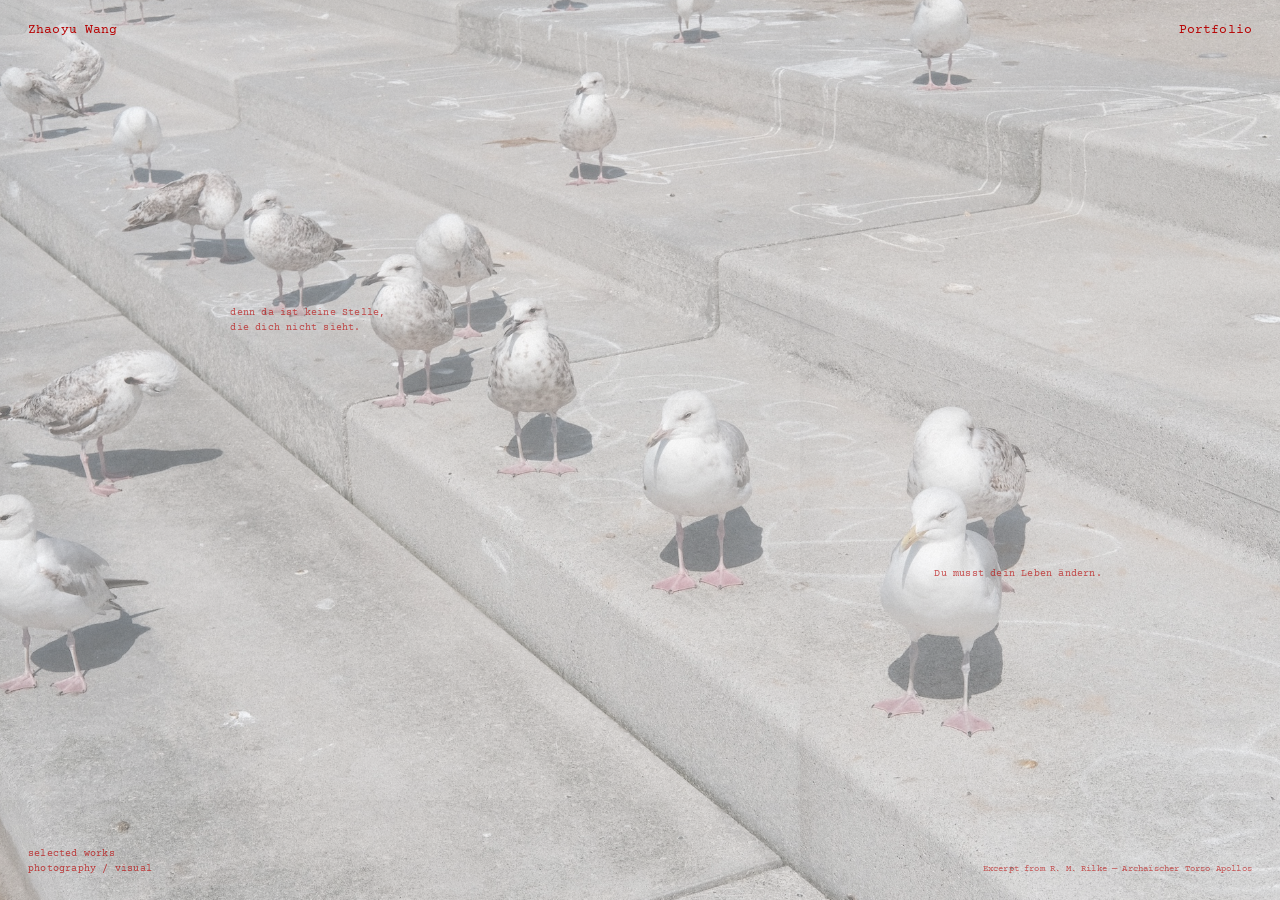
<file: index.html>
<!doctype html>
<html lang="en">
<head>
  <meta charset="UTF-8" />
  <meta name="viewport" content="width=device-width, initial-scale=1.0" />
  <title>Zhaoyu Wang</title>
  <link rel="stylesheet" href="style.css" />
  <link rel="preconnect" href="https://fonts.googleapis.com">
  <link rel="preconnect" href="https://fonts.gstatic.com" crossorigin>
  <link href="https://fonts.googleapis.com/css2?family=Courier+Prime:wght@400;700&display=swap" rel="stylesheet">
</head>

<body class="landing-page">
  <main class="landing-full">

    <div class="landing-bg"></div>
    <div class="landing-overlay"></div>
    <div class="landing-rilke">
  Excerpt from R. M. Rilke — Archaïscher Torso Apollos
</div>
    <header class="landing-top">
      <a class="landing-name" href="portfolio.html#about">Zhaoyu Wang</a>

<a class="landing-portfolio" href="portfolio.html#doc">Portfolio</a>
    </header>

    <!-- 散落短句 -->
    <div class="landing-quote q1">
      denn da ist keine Stelle,<br>
      die dich nicht sieht.
    </div>

    <div class="landing-quote q2">
      Du musst dein Leben ändern.
    </div>

    <!-- 左下角注记 -->
    <div class="landing-note">
      selected works<br>
      photography / visual
    </div>

  </main>

  <div class="spiral-cursor" id="spiralCursor"></div>
  <script src="cursor.js" defer></script>
</body>
</html>
</file>
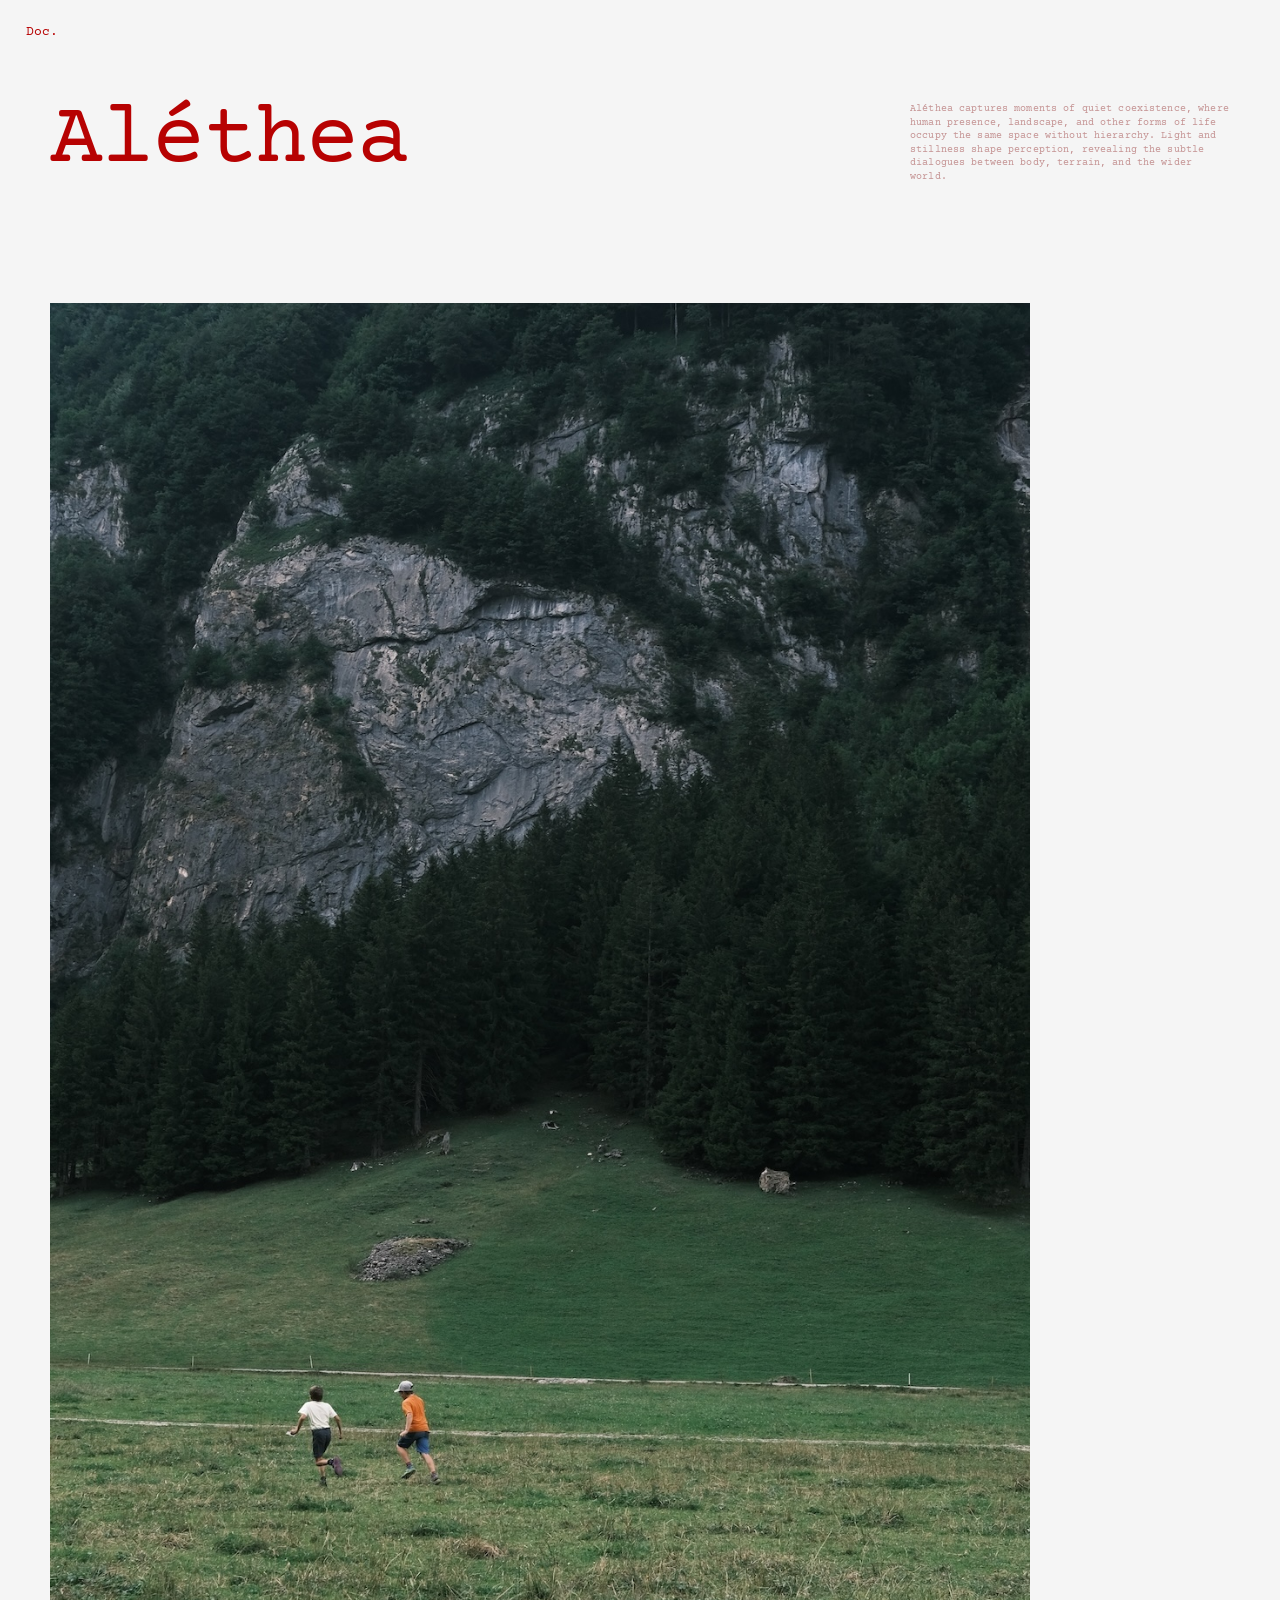
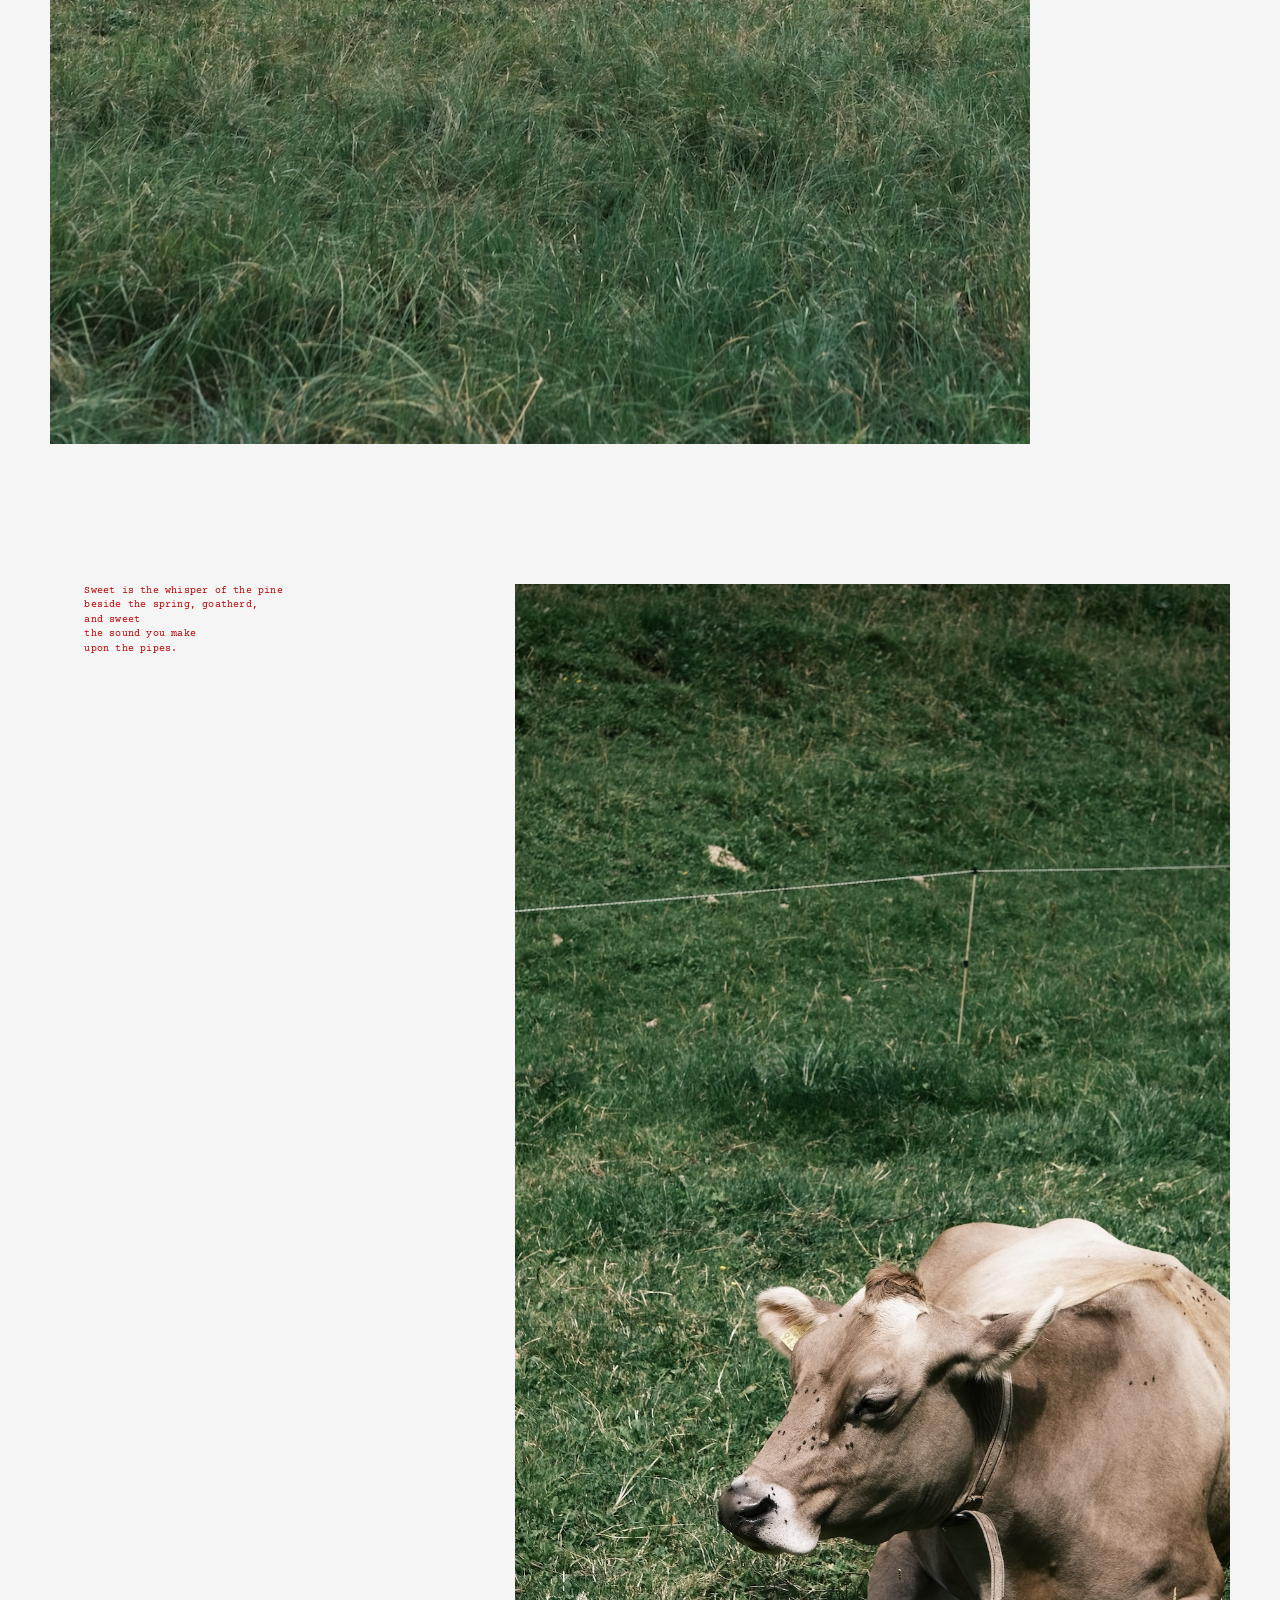
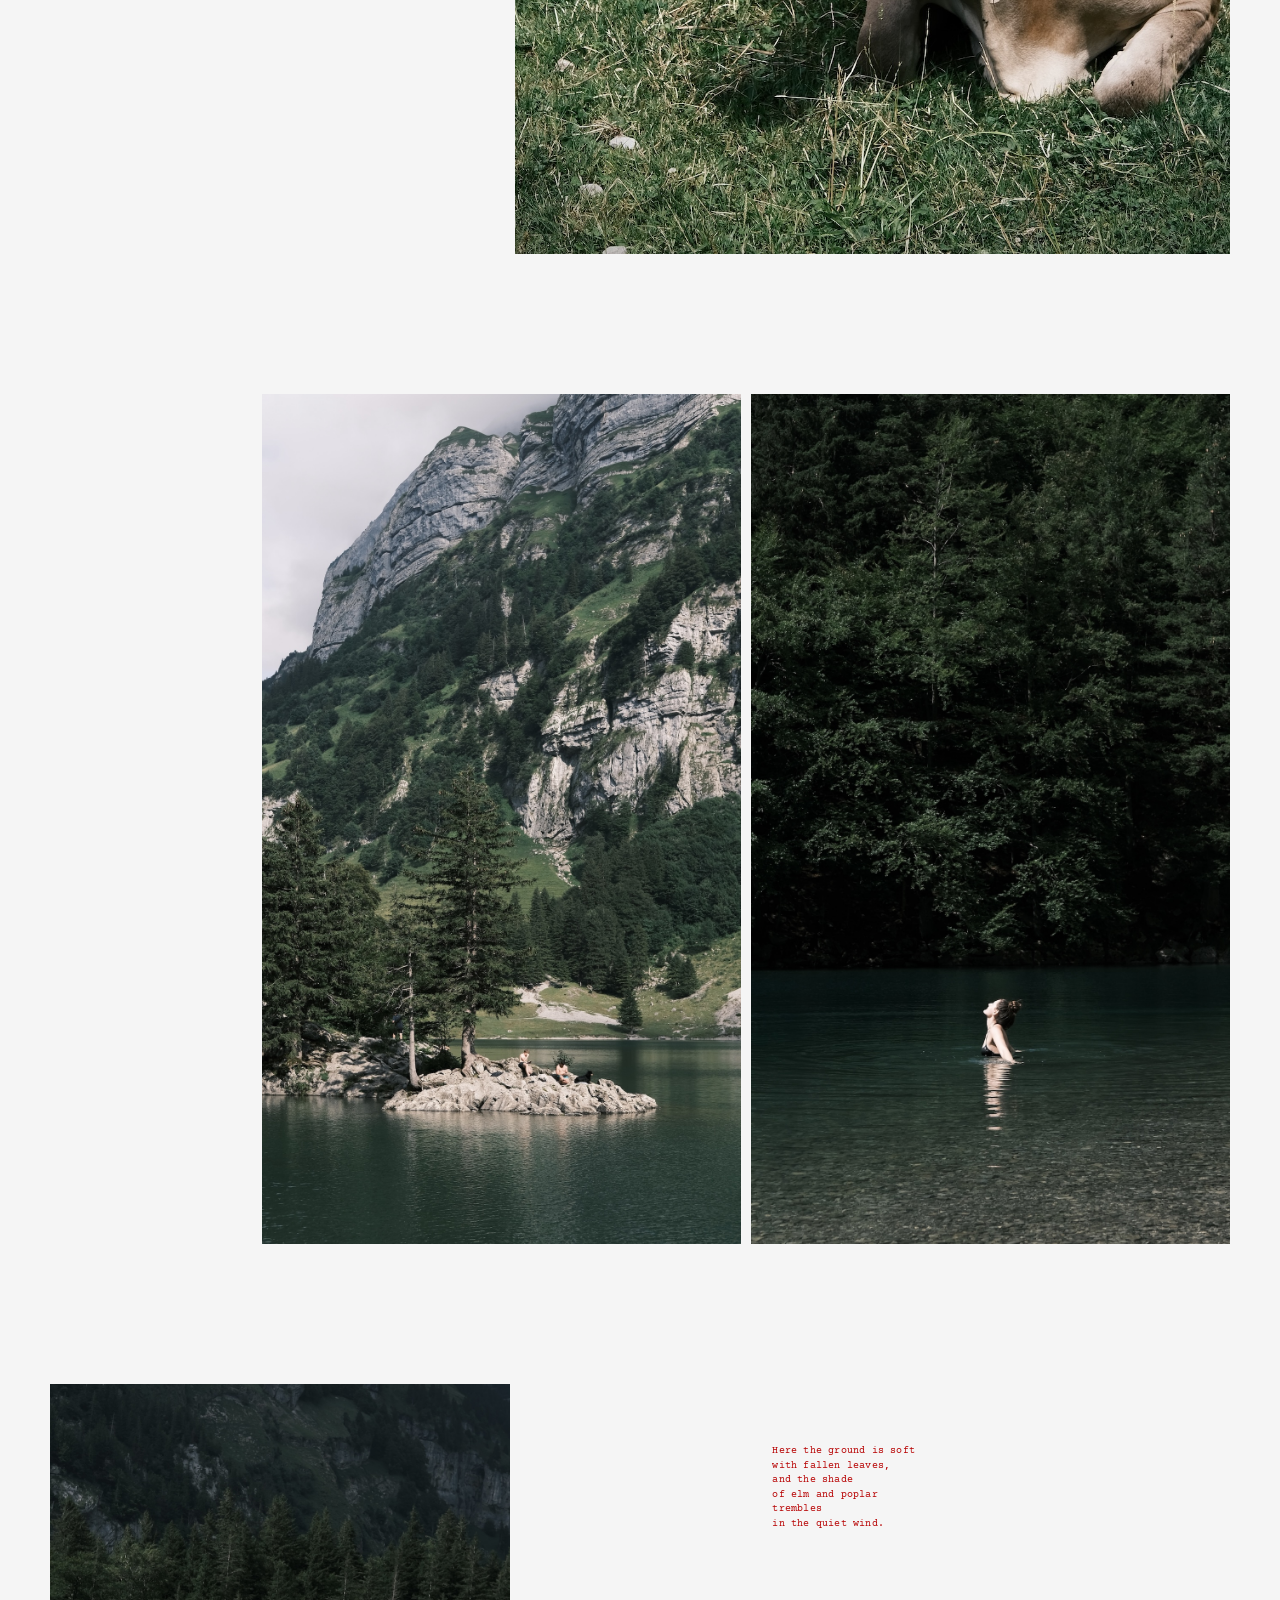
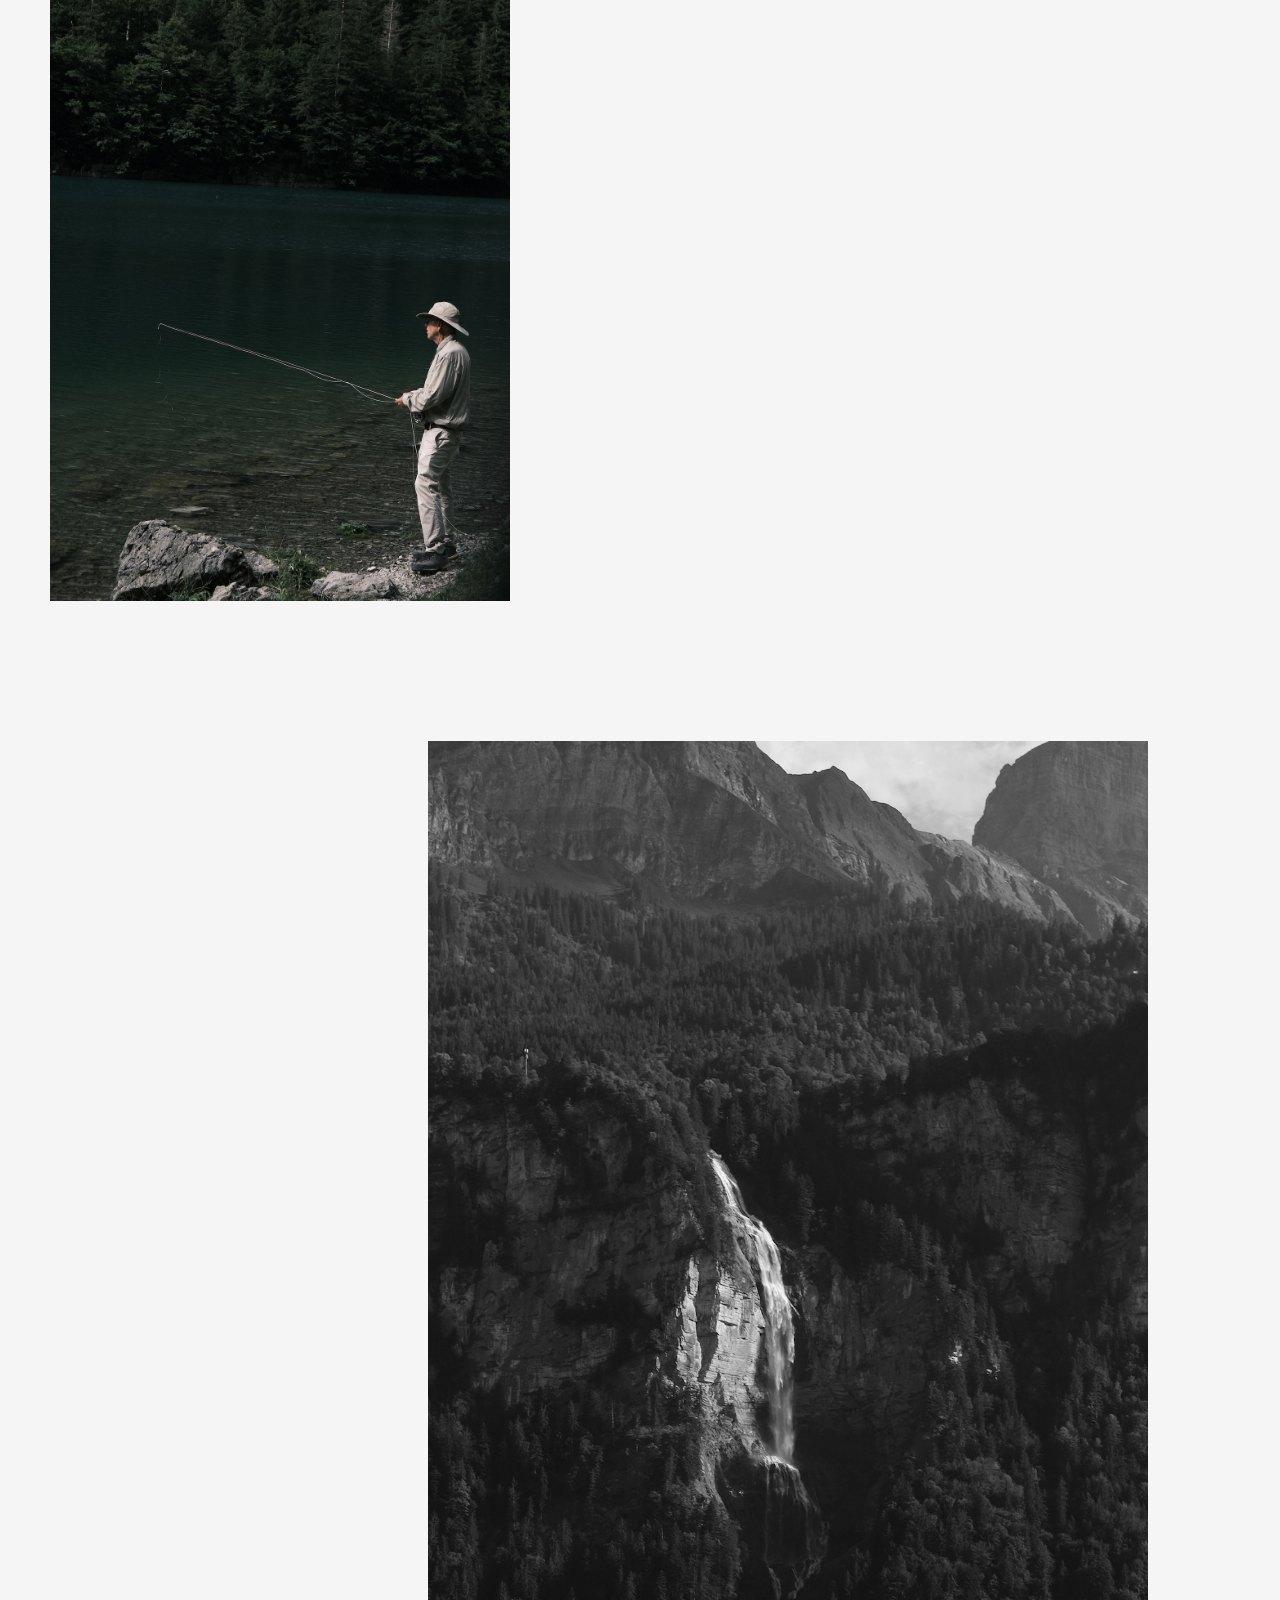
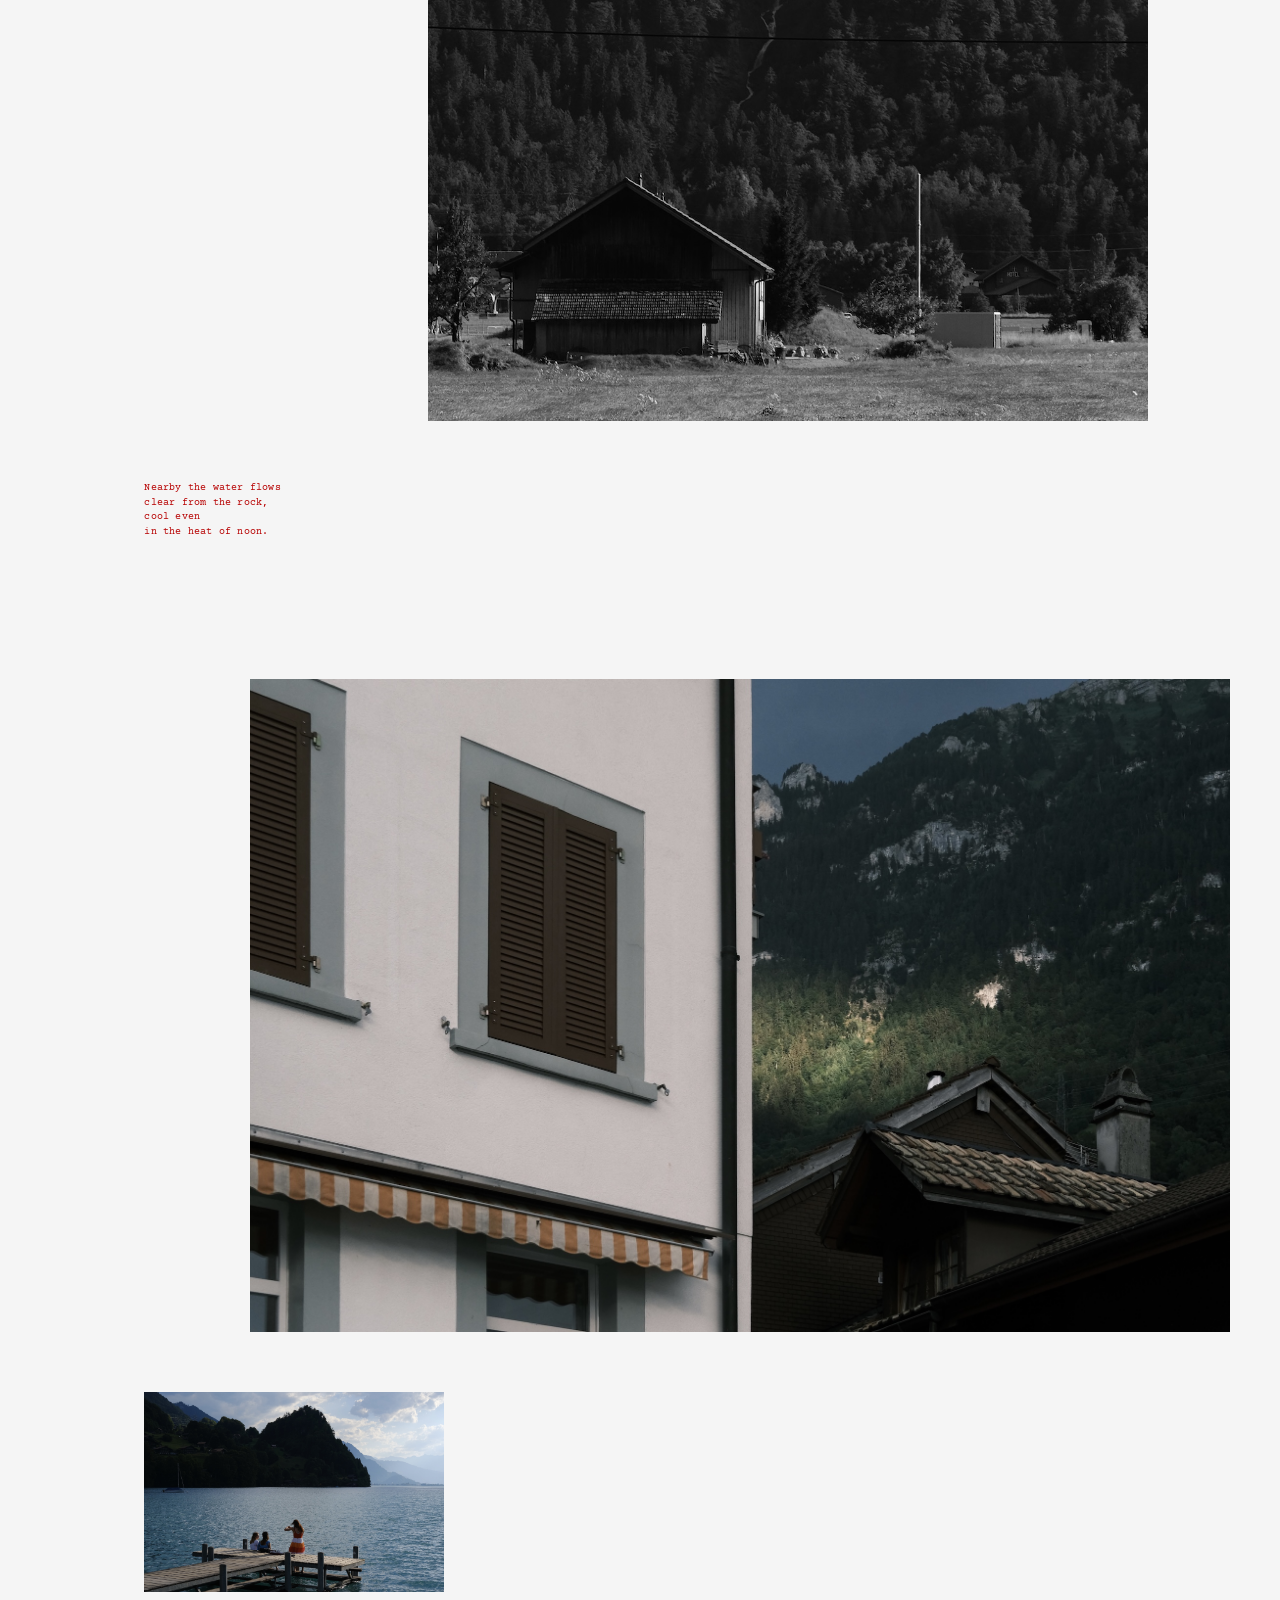
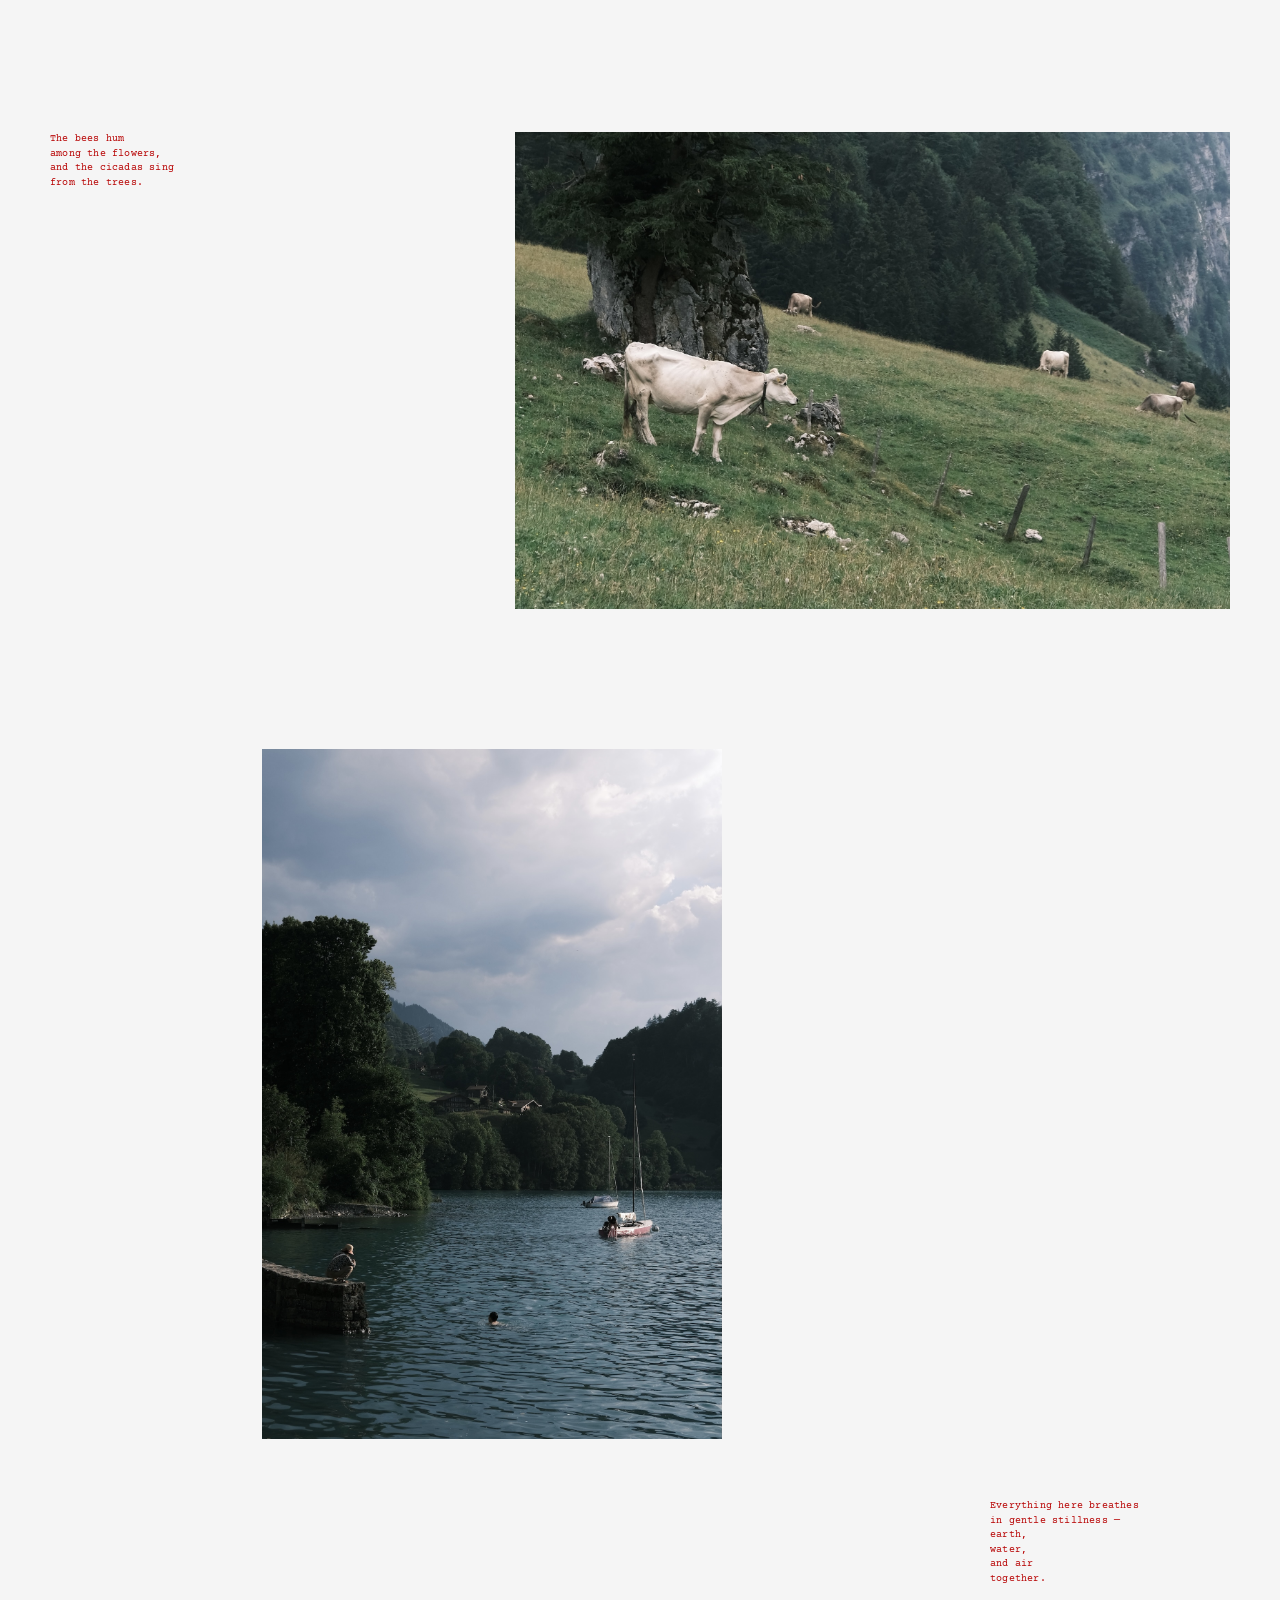
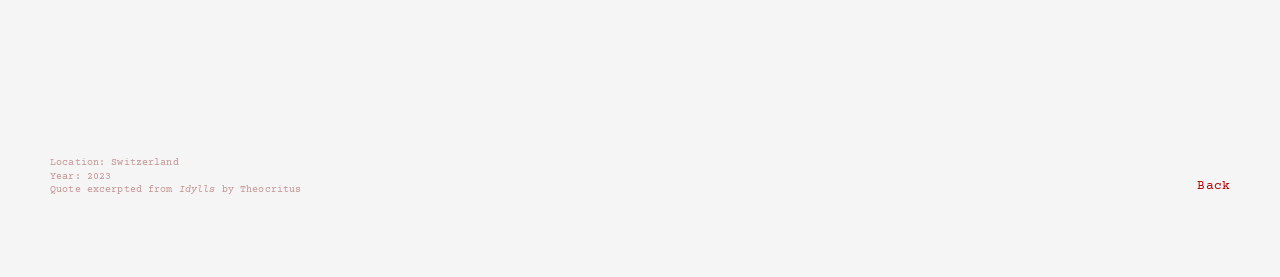
<file: project-aléthea.html>
<!doctype html>
<html lang="en">
<head>
  <meta charset="UTF-8" />
  <meta name="viewport" content="width=device-width, initial-scale=1.0" />
  <title>Aléthea — Zhaoyu Wang</title>

  <link rel="stylesheet" href="style.css" />
  <link rel="preconnect" href="https://fonts.googleapis.com">
  <link rel="preconnect" href="https://fonts.gstatic.com" crossorigin>
  <link href="https://fonts.googleapis.com/css2?family=Courier+Prime:wght@400;700&display=swap" rel="stylesheet">

  <style>
    .al-page{
      min-height: 100vh;
      padding: 22px 26px 80px;
    }

    .al-topbar{
      display: flex;
      justify-content: space-between;
      align-items: flex-start;
      margin-bottom: 60px;
      font-size: 13px;
    }

    .al-back{
      color: var(--text);
      text-decoration: none;
    }

    .al-back:hover{
      opacity: .6;
    }

    .al-flow{
      max-width: 1180px;
      margin: 0 auto;
    }

    .al-intro{
      display: grid;
      grid-template-columns: 1.2fr .8fr;
      gap: 40px;
      align-items: end;
      margin-bottom: 120px;
    }

    .al-title{
      margin: 0;
      font-size: clamp(34px, 7vw, 88px);
      font-weight: normal;
      line-height: .92;
      letter-spacing: -0.02em;
    }

    .al-lead{
      max-width: 320px;
      margin-left: auto;
      font-size: 10px;
      line-height: 1.35;
      color: var(--muted); 
    }

    .al-section{
      margin-bottom: 140px;
    }

    .al-image-wrap{
      position: relative;
    }

    .al-image-wrap img{
      display: block;
      width: 100%;
      height: auto;
    }

    .w-1{ max-width: 300px; }
    .w-2{ max-width: 460px; }
    .w-3{ max-width: 720px; }
    .w-4{ max-width: 980px; }

    .ml-a{ margin-left: auto; }
    .ml-0{ margin-left: 0; }
    .ml-1{ margin-left: 8%; }
    .ml-2{ margin-left: 18%; }
    .ml-3{ margin-left: 32%; }

    .mt-1{ margin-top: 24px; }
    .mt-2{ margin-top: 60px; }
    .mt-3{ margin-top: 110px; }

    .al-text{
      max-width: 280px;
      font-size: 10px;
      line-height: 1.35;
    }

    .al-text p{
      margin: 0 0 14px;
    }

    .al-pair{
      display: grid;
      grid-template-columns: 1fr 1fr;
      gap: 10px;
      align-items: start;
      max-width: 980px;
    }

    .al-pair img{
      display: block;
      width: 100%;
      height: auto;
    }

    .al-break{
      display: grid;
      grid-template-columns: .75fr 1.25fr;
      gap: 36px;
      align-items: start;
    }

    .al-break-reverse{
      display: grid;
      grid-template-columns: 1.2fr .8fr;
      gap: 36px;
      align-items: start;
    }

    .al-quote{
      max-width: 240px;
      font-size: 10px;
      line-height: 1.45;
      letter-spacing: .02em;
      color: var(--text);
    }

    .al-quote p{
      margin: 0;
    }

    .al-end{
      padding-top: 30px;
      display: grid;
      grid-template-columns: 1fr auto;
      gap: 20px;
      align-items: end;
    }

    .al-credits{
      font-size: 10px;
      line-height: 1.35;
      color: var(--muted);
    }

    .al-credits p{
      margin: 0;
    }

    @media (max-width: 900px){
      .al-intro,
      .al-break,
      .al-break-reverse,
      .al-end{
        grid-template-columns: 1fr;
      }

      .al-pair{
        grid-template-columns: 1fr;
      }

      .al-lead,
      .al-text,
      .al-quote{
        max-width: none;
        margin-left: 0;
      }

      .ml-a,
      .ml-0,
      .ml-1,
      .ml-2,
      .ml-3{
        margin-left: 0;
      }

      .al-section{
        margin-bottom: 90px;
      }

      .al-topbar{
        margin-bottom: 40px;
      }
    }
  </style>
</head>

<body class="project-page">
  <div class="al-page">

    <header class="al-topbar">
      <a class="al-back" href="portfolio.html#doc">Doc.</a>
      <div></div>
    </header>

    <main class="al-flow">

      <section class="al-intro">
        <h1 class="al-title">Aléthea</h1>

        <div class="al-lead">
          Aléthea captures moments of quiet coexistence, where human presence, landscape, and other forms of life occupy the same space without hierarchy. Light and stillness shape perception, revealing the subtle dialogues between body, terrain, and the wider world.
        </div>
      </section>

      <section class="al-section">
        <div class="al-image-wrap w-4 ml-0">
          <img src="images/gallery/aléthea/a1.jpg" alt="Aléthea image 1" />
        </div>
      </section>

      <section class="al-section al-break">
        <div class="al-quote ml-1">
          <p>
            Sweet is the whisper of the pine<br>
            beside the spring, goatherd,<br>
            and sweet <br>
            the sound you make <br>
            upon the pipes.
          </p>
        </div>

        <div class="al-image-wrap w-3 ml-a">
          <img src="images/gallery/aléthea/a2.jpg" alt="Aléthea image 2" />
        </div>
      </section>

      <section class="al-section">
        <div class="al-pair ml-2">
          <img src="images/gallery/aléthea/a3.jpg" alt="Aléthea image 3" />
          <img src="images/gallery/aléthea/a4.jpg" alt="Aléthea image 4" />
        </div>
      </section>

      <section class="al-section al-break-reverse">
        <div class="al-image-wrap w-2 ml-0">
          <img src="images/gallery/aléthea/a5.jpg" alt="Aléthea image 5" />
        </div>

        <div class="al-quote mt-2">
          <p>
            Here the ground is soft<br>
            with fallen leaves,<br>
            and the shade<br>
            of elm and poplar<br> 
            trembles<br> 
            in the quiet wind.
          </p>
        </div>
      </section>

      <section class="al-section">
        <div class="al-image-wrap w-3 ml-3">
          <img src="images/gallery/aléthea/a6.jpg" alt="Aléthea image 6" />
        </div>

        <div class="al-quote mt-2 ml-1">
          <p>
            Nearby the water flows<br>  
            clear from the rock,<br>
            cool even<br>  
            in the heat of noon.
          </p>
        </div>
      </section>

      <section class="al-section">
        <div class="al-image-wrap w-4 ml-a">
          <img src="images/gallery/aléthea/a7.jpg" alt="Aléthea image 7" />
        </div>

        <div class="al-image-wrap w-1 ml-1 mt-2">
          <img src="images/gallery/aléthea/a8.jpg" alt="Aléthea image 8" />
        </div>
      </section>

      <section class="al-section">
        <div class="al-break">
          <div class="al-quote">
            <p>
              The bees hum<br>  
              among the flowers,<br>
              and the cicadas sing<br> 
              from the trees.
            </p>
          </div>

          <div class="al-image-wrap w-3 ml-a">
            <img src="images/gallery/aléthea/a9.jpg" alt="Aléthea image 9" />
          </div>
        </div>
      </section>

      <section class="al-section">
        <div class="al-image-wrap w-2 ml-2">
          <img src="images/gallery/aléthea/a10.jpg" alt="Aléthea image 10" />
        </div>

        <div class="al-quote mt-2 ml-a">
          <p>
            Everything here breathes<br> 
            in gentle stillness —<br>
            earth,<br>  
            water,<br>  
            and air<br>  
            together.
          </p>
        </div>
      </section>

      <footer class="al-end">
        <div class="al-credits">
          <p>Location: Switzerland</p>
          <p>Year: 2023</p>
          <p>Quote excerpted from <em>Idylls</em> by Theocritus</p>
        </div>

        <a class="al-back" href="portfolio.html#doc">Back</a>
      </footer>

    </main>
  </div>

  <div class="spiral-cursor" id="spiralCursor"></div>
  <script src="cursor.js" defer></script>
</body>
</html>
</file>
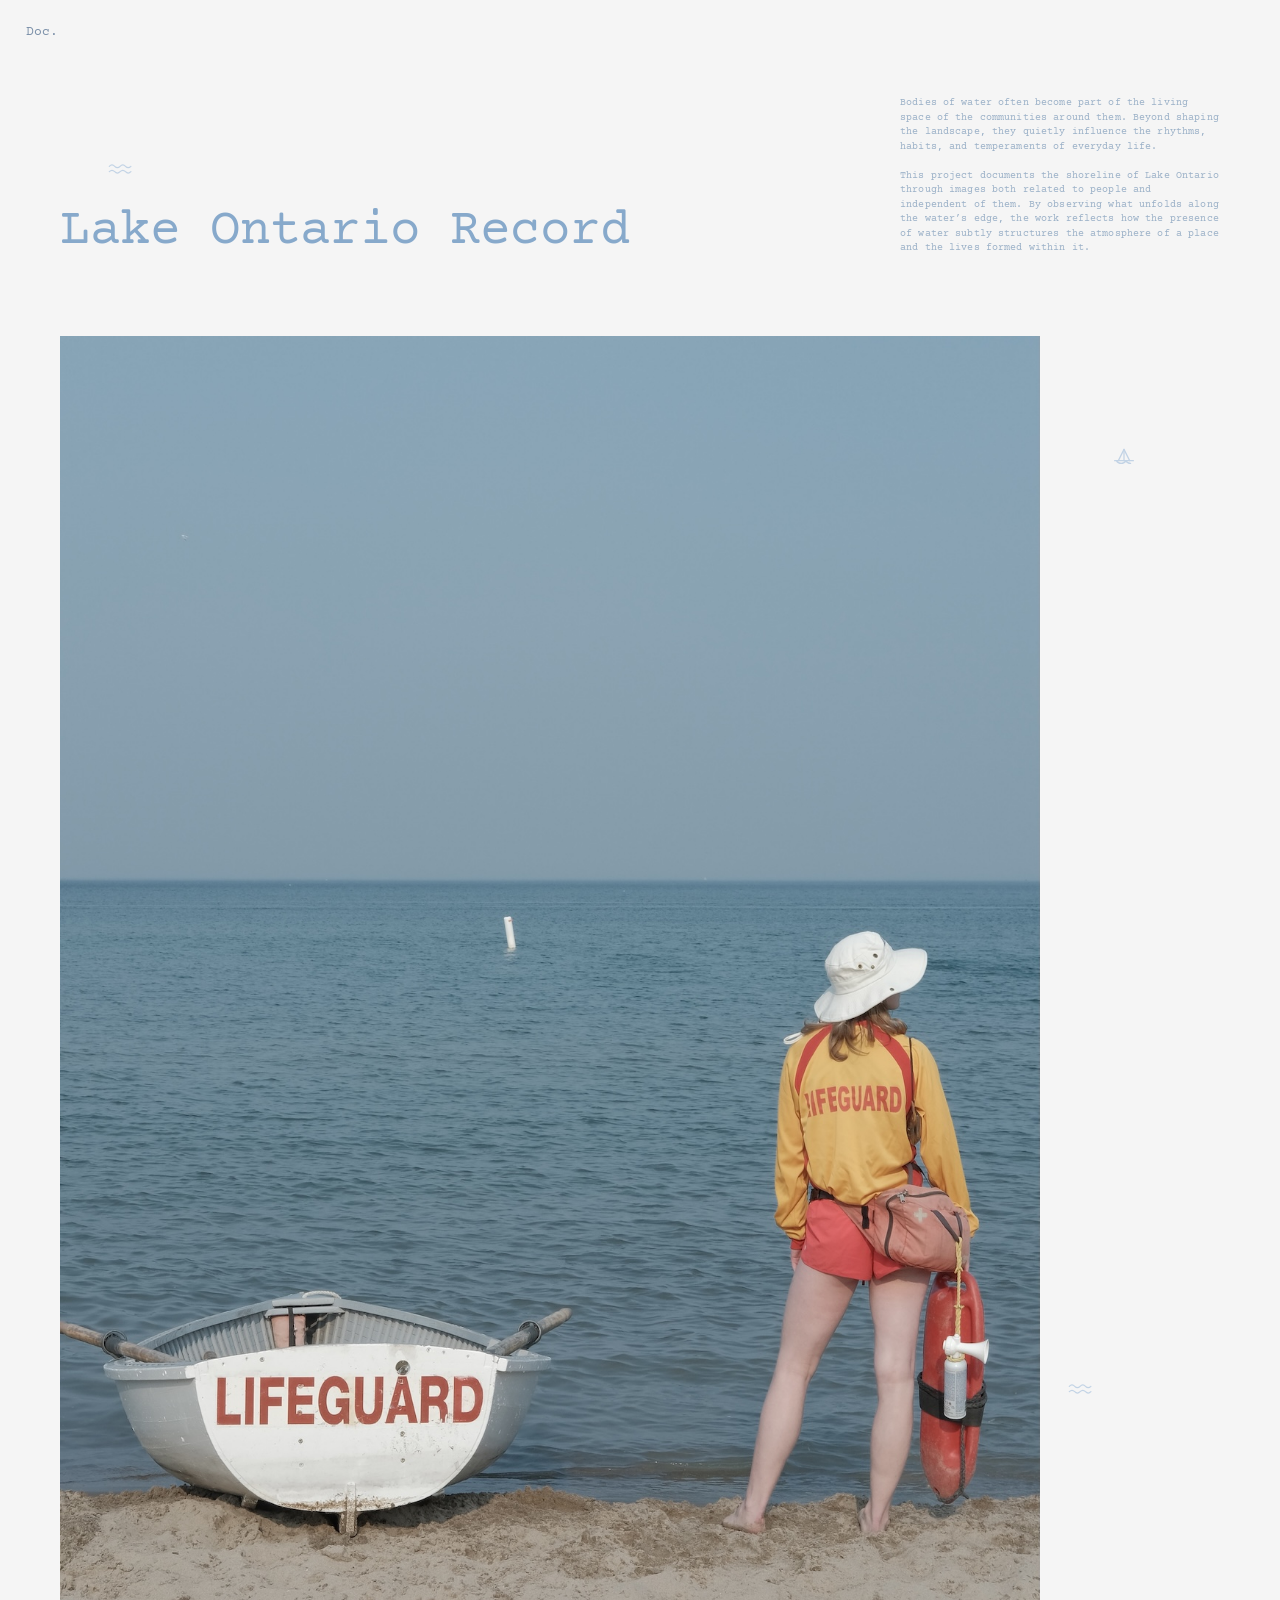
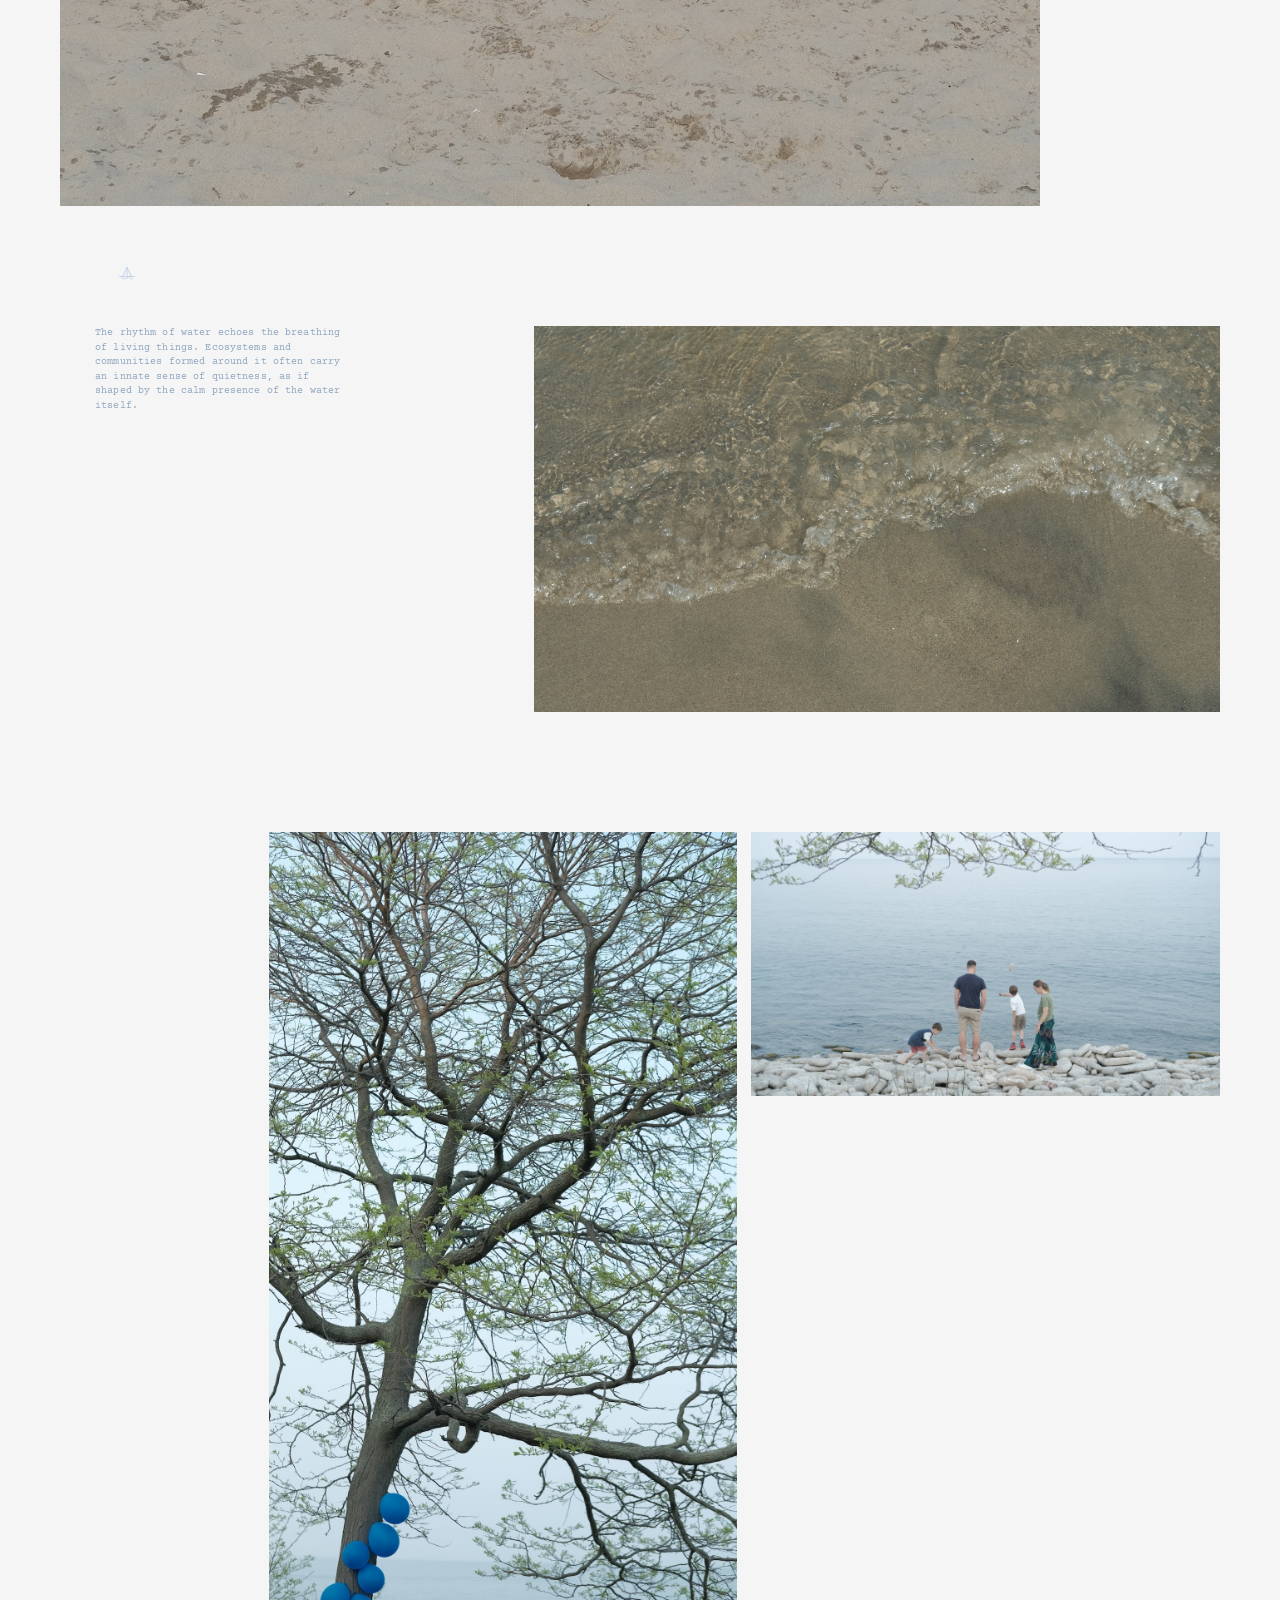
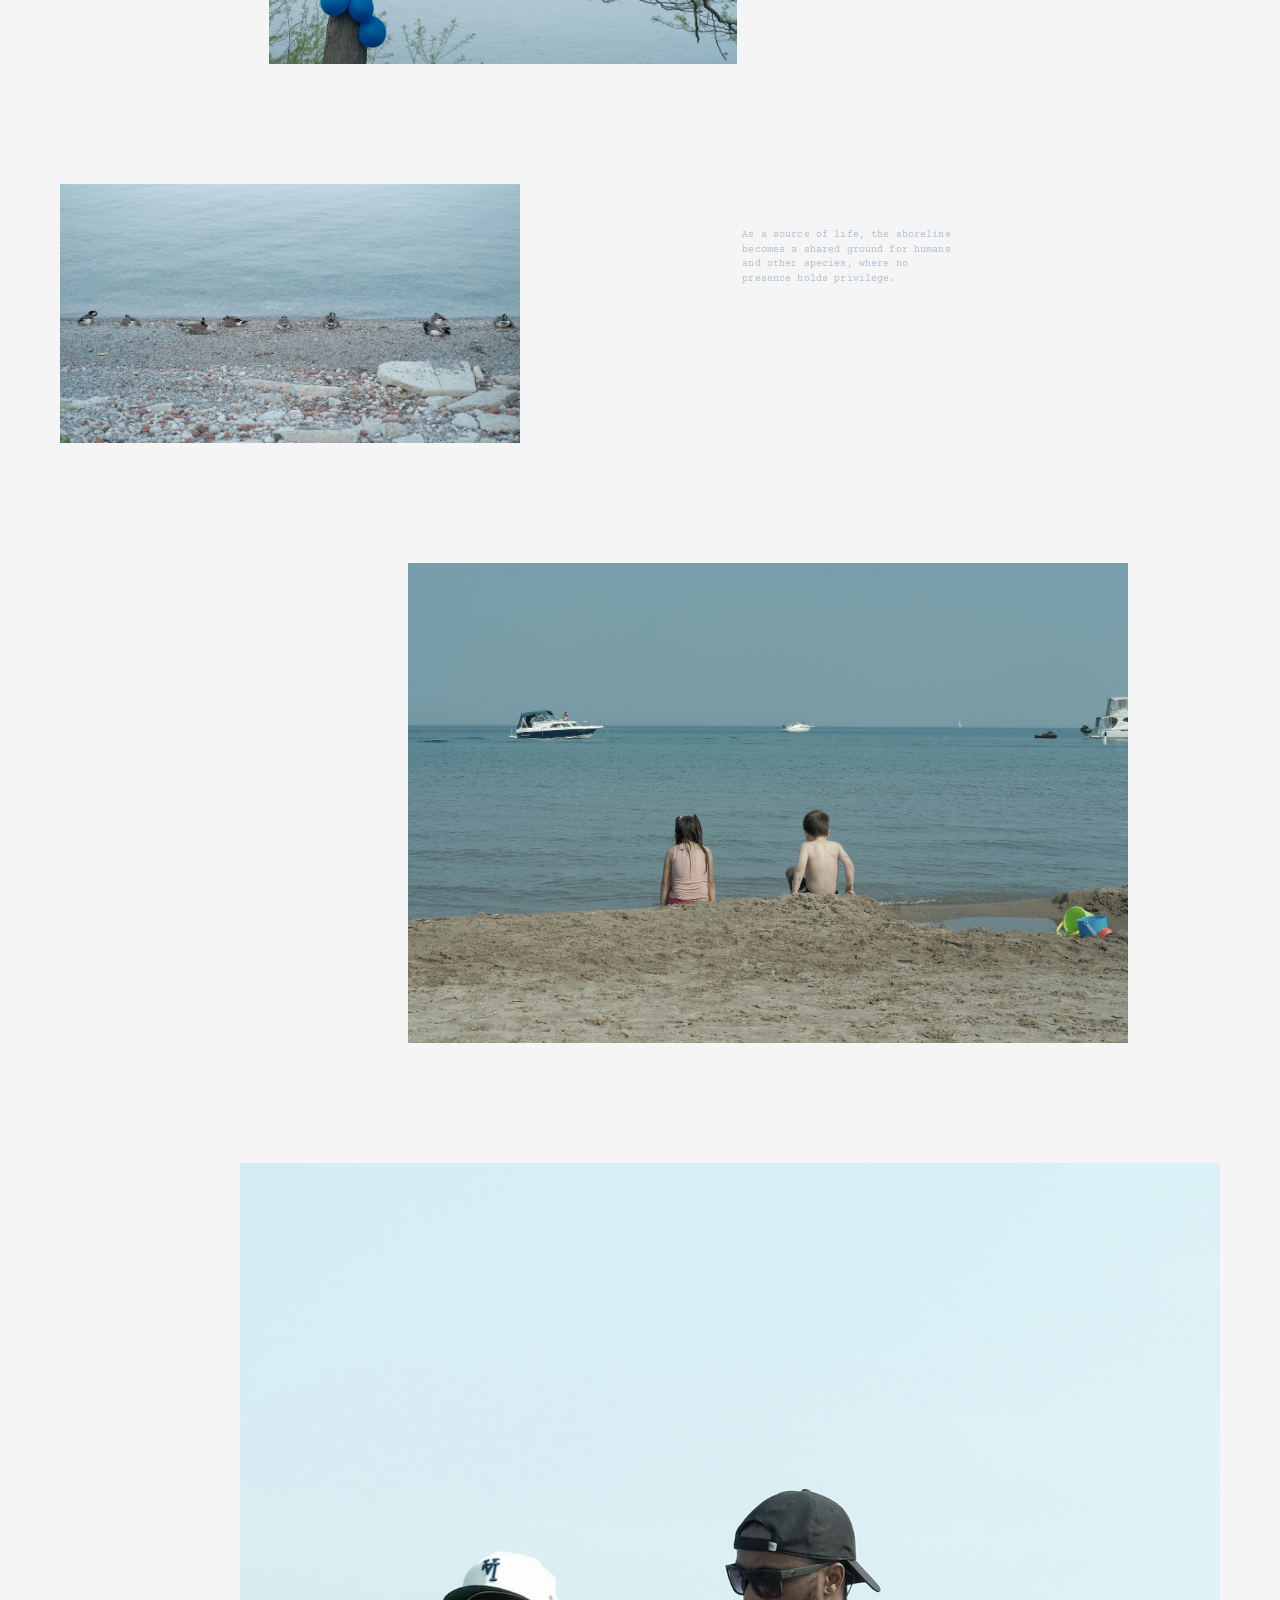
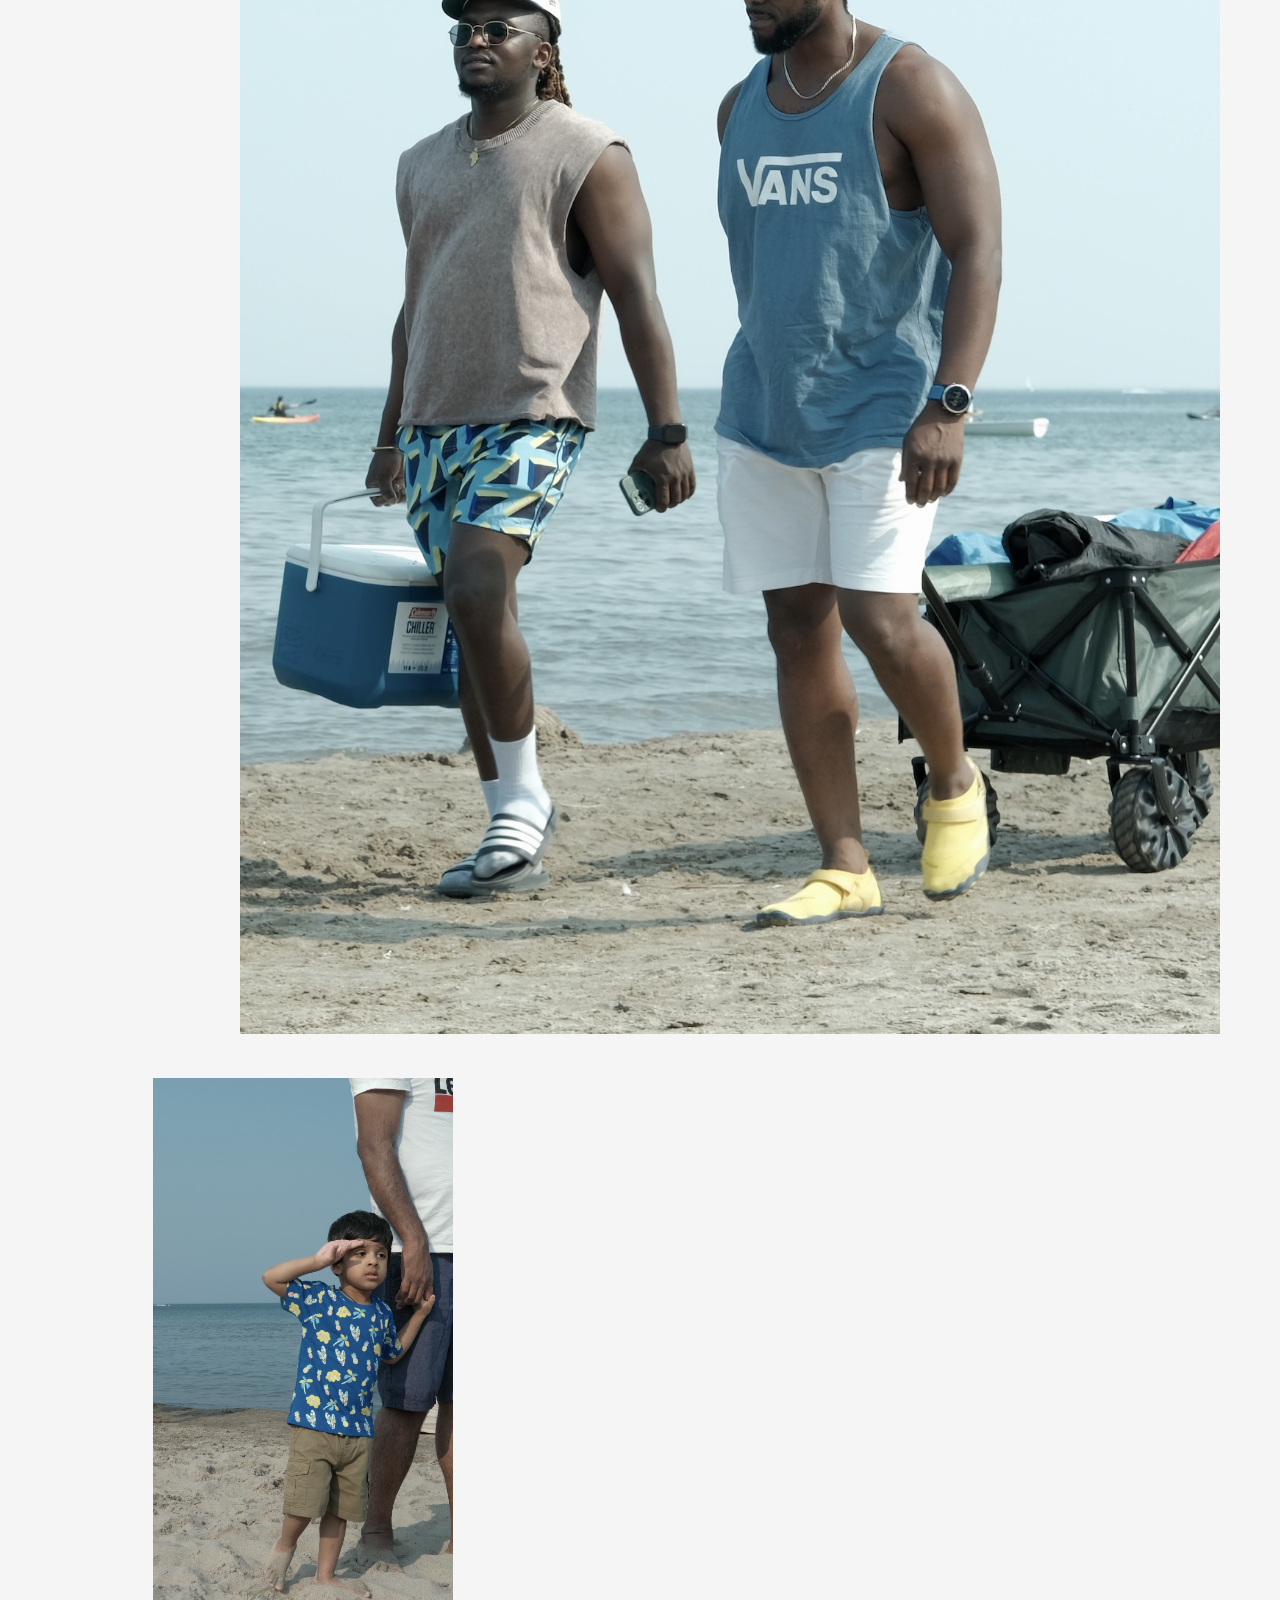
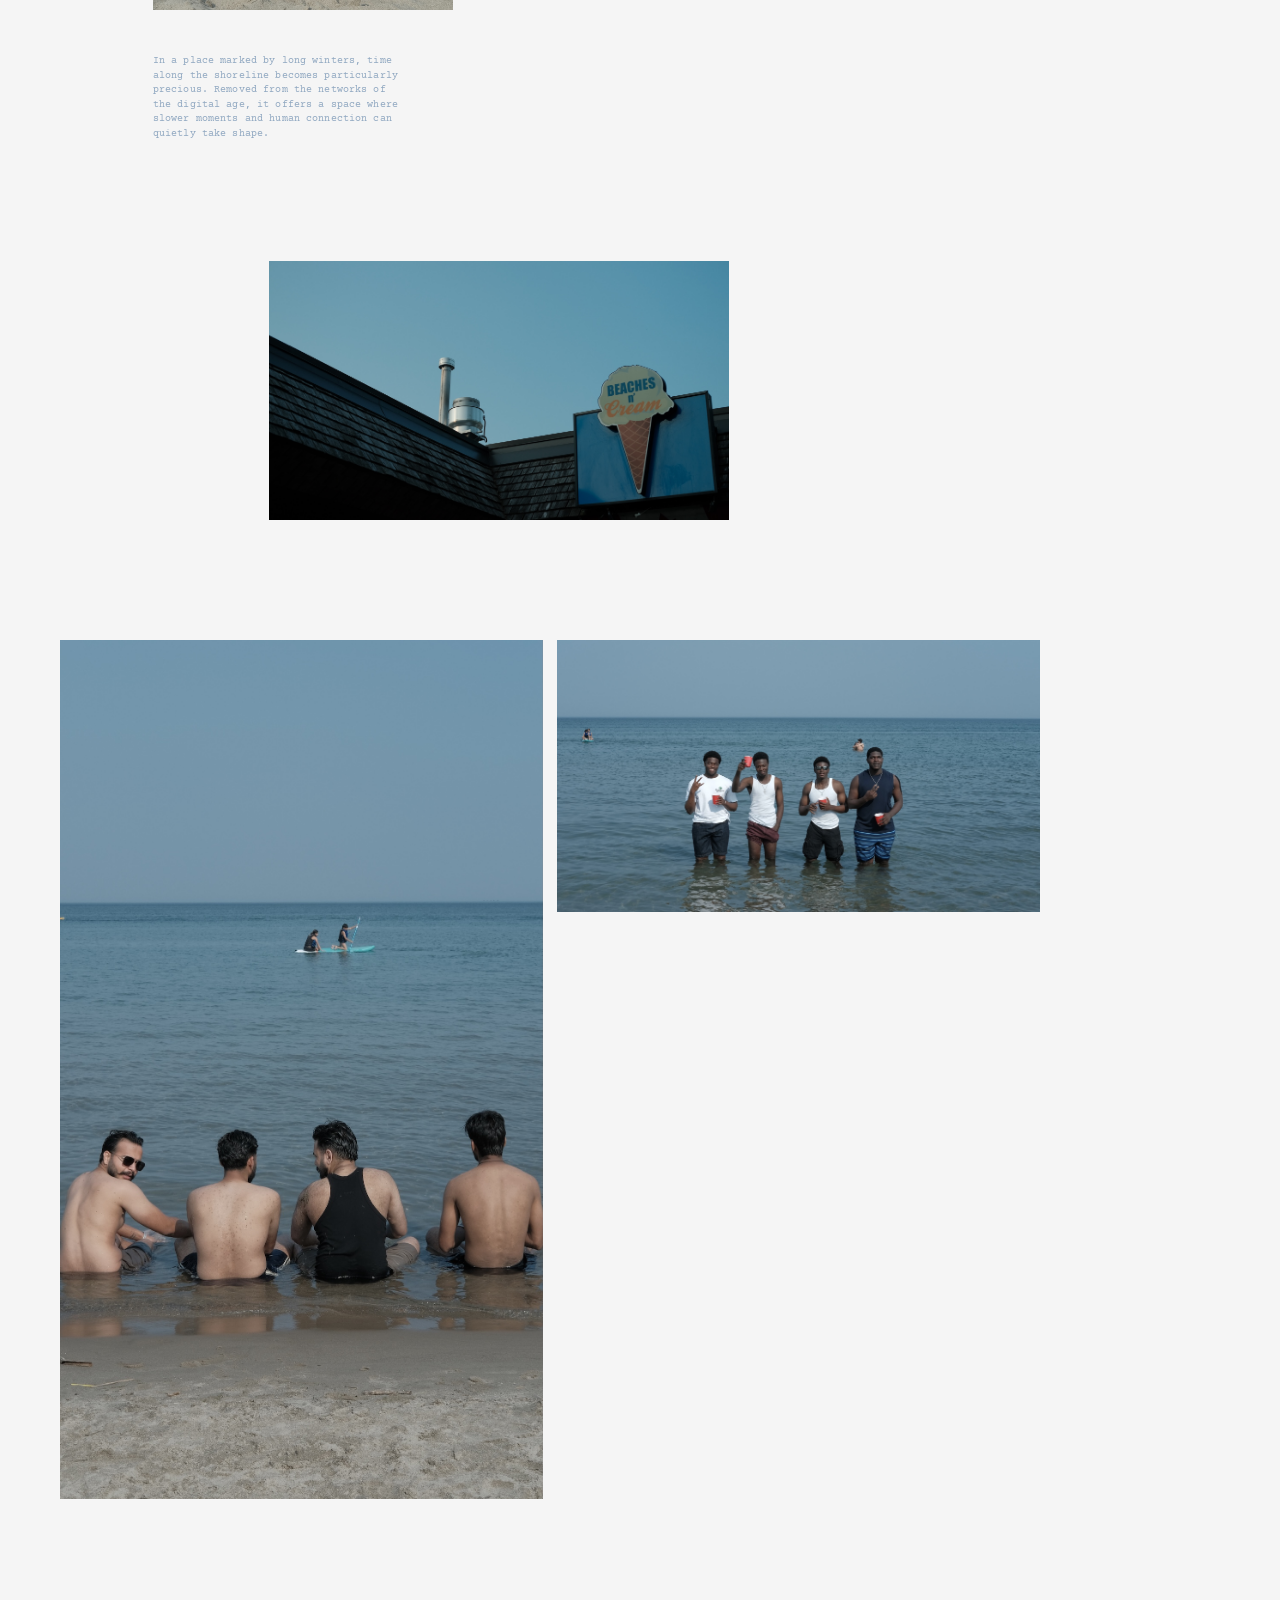
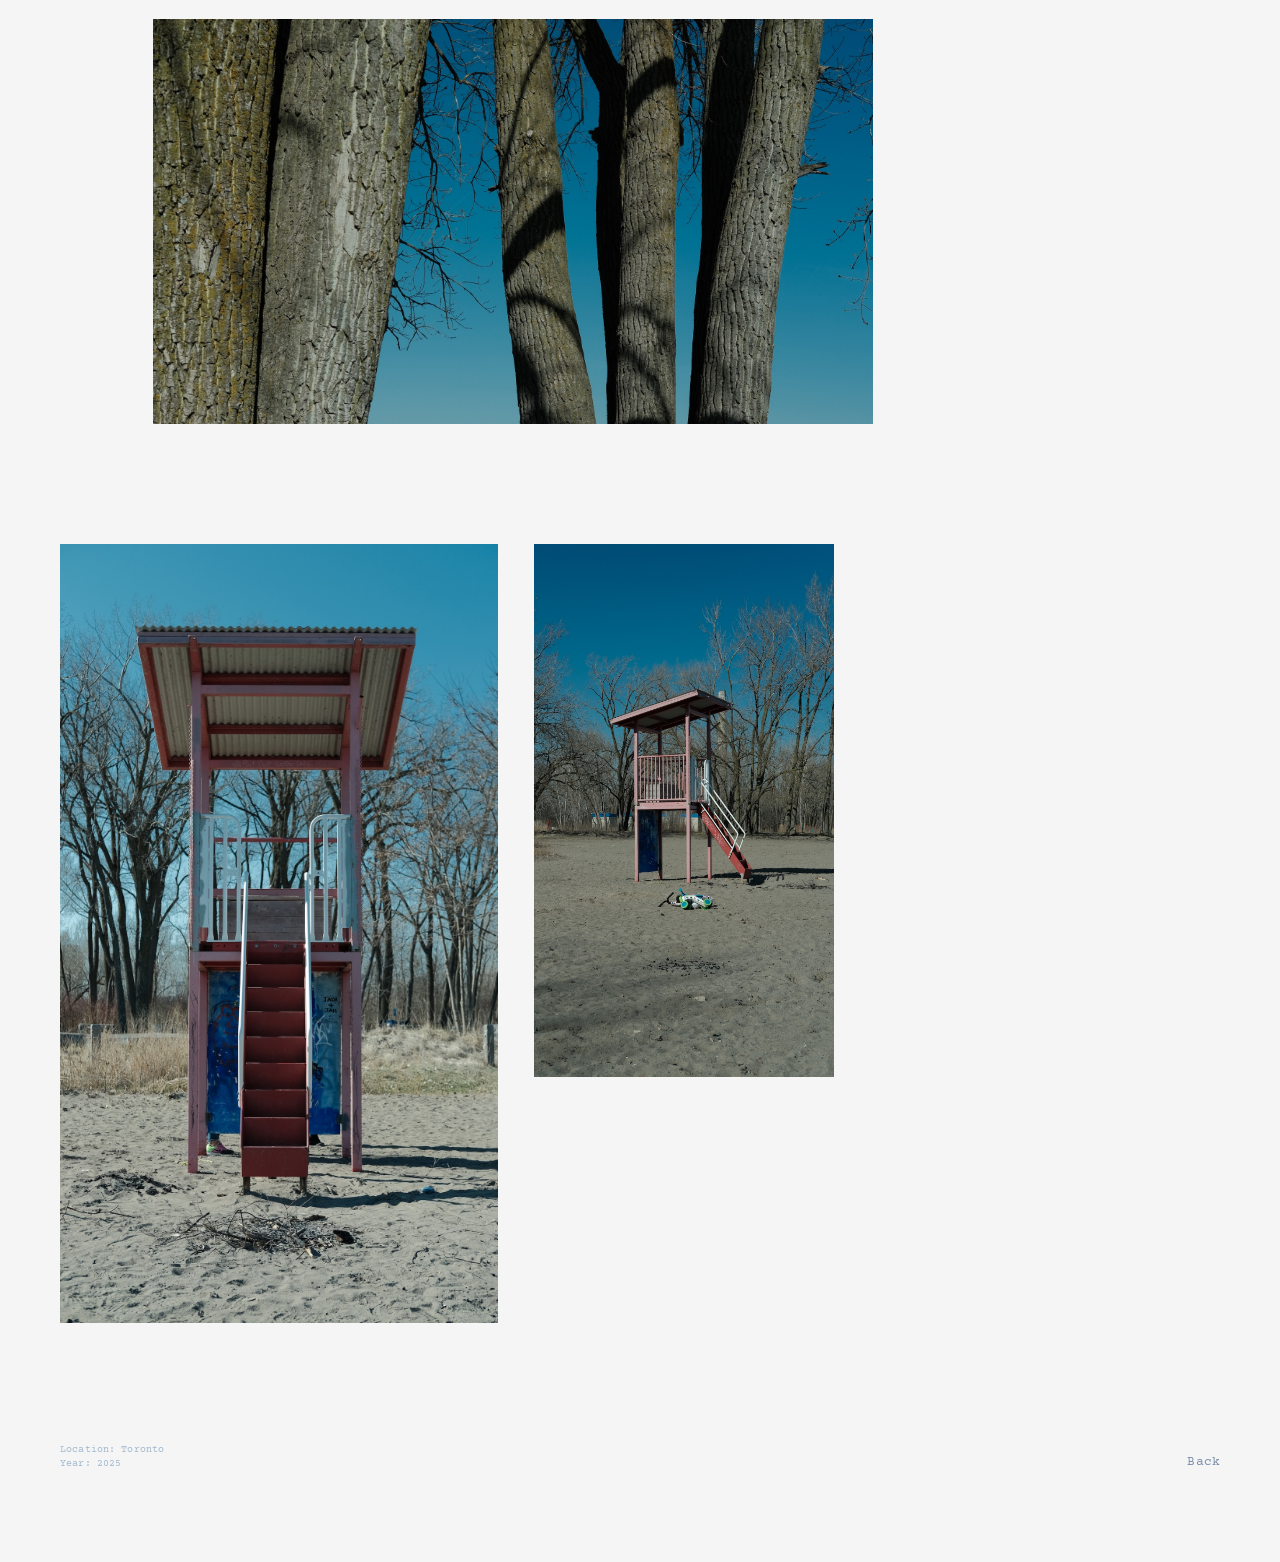
<file: project-lake-ontario-record.html>
<!doctype html>
<html lang="en">
<head>
  <meta charset="UTF-8" />
  <meta name="viewport" content="width=device-width, initial-scale=1.0" />
  <title>Lake Ontario Record — Zhaoyu Wang</title>

  <link rel="stylesheet" href="style.css" />
  <link rel="preconnect" href="https://fonts.googleapis.com">
  <link rel="preconnect" href="https://fonts.gstatic.com" crossorigin>
  <link href="https://fonts.googleapis.com/css2?family=Courier+Prime:wght@400;700&display=swap" rel="stylesheet">

  <style>
    .lo-page{
      min-height: 100vh;
      padding: 22px 26px 90px;
      background: var(--bg);
      color: #7a8fa8;
      position: relative;
      overflow-x: hidden;
    }

    /* 只改颜色，不改 cursor.js 的形状 */
    .lake-page .spiral-cursor svg,
.lake-page .spiral-cursor svg path{
  stroke: #7ea6cf !important;
}

    .lo-topbar{
      display: flex;
      justify-content: space-between;
      align-items: flex-start;
      margin-bottom: 54px;
      font-size: 13px;
      position: relative;
      z-index: 3;
    }

    .lo-back{
      color: #7a8fa8;
      text-decoration: none;
    }

    .lo-back:hover{
      opacity: .6;
    }

    .lo-wrap{
      max-width: 1160px;
      margin: 0 auto;
      position: relative;
      z-index: 2;
    }

    .lo-intro{
      display: grid;
      grid-template-columns: 1.15fr .85fr;
      gap: 40px;
      align-items: end;
      margin-bottom: 80px;
    }

    .lo-title{
      margin: 0;
      font-size: clamp(30px, 4vw, 70px);
      font-weight: normal;
      line-height: .94;
      letter-spacing: -0.02em;
      color: #87a9cb;
    }

    .lo-lead{
      max-width: 320px;
      margin-left: auto;
      font-size: 10px;
      line-height: 1.45;
      color: #9ab0c7;
    }

    .lo-section{
      margin-bottom: 120px;
      position: relative;
    }

    .lo-image-wrap{
      position: relative;
    }

    .lo-image-wrap img{
      display: block;
      width: 100%;
      height: auto;
    }

    .lo-text{
      max-width: 250px;
      font-size: 10px;
      line-height: 1.45;
      color: #8fa7c0;
    }

    .lo-text p{
      margin: 0 0 14px;
    }

    .lo-note{
      max-width: 220px;
      font-size: 10px;
      line-height: 1.45;
      color: #adc0d3;
    }

    .lo-note p{
      margin: 0;
    }

    .lo-grid-pair{
      display: grid;
      grid-template-columns: 1fr 1fr;
      gap: 14px;
      align-items: start;
      max-width: 980px;
    }

    .lo-grid-break{
      display: grid;
      grid-template-columns: .78fr 1.22fr;
      gap: 36px;
      align-items: start;
    }

    .lo-grid-break-reverse{
      display: grid;
      grid-template-columns: 1.15fr .85fr;
      gap: 36px;
      align-items: start;
    }

    /* 尺寸 */
    .w-1{ max-width: 300px; }
    .w-2{ max-width: 460px; }
    .w-3{ max-width: 720px; }
    .w-4{ max-width: 980px; }

    /* 位置 */
    .ml-0{ margin-left: 0; }
    .ml-1{ margin-left: 8%; }
    .ml-2{ margin-left: 18%; }
    .ml-3{ margin-left: 30%; }
    .ml-a{ margin-left: auto; }

    .mt-1{ margin-top: 18px; }
    .mt-2{ margin-top: 44px; }
    .mt-3{ margin-top: 88px; }

    /* 空心装饰图标层 */
    .lo-icons{
      position: absolute;
      inset: 0;
      pointer-events: none;
      z-index: 1;
    }

    .lo-icon{
      position: absolute;
      opacity: .65;
      color: #a8c2de;
      animation: loFloat 9s ease-in-out infinite;
    }

    .lo-icon svg{
      width: 100%;
      height: 100%;
      stroke: currentColor;
      fill: none;
      stroke-width: 1.3;
      stroke-linecap: round;
      stroke-linejoin: round;
    }

    /* wave / boat / star positions */
    .i-wave-1{ top: 160px; left: 8%; width: 38px; height: 18px; }
    .i-boat-1{ top: 440px; right: 11%; width: 30px; height: 30px; }
    .i-star-1{ top: 980px; left: 18%; width: 22px; height: 22px; }
    .i-wave-2{ top: 1380px; right: 14%; width: 40px; height: 18px; }
    .i-boat-2{ top: 1860px; left: 9%; width: 24px; height: 24px; }
    .i-star-2{ top: 2280px; right: 18%; width: 20px; height: 20px; }
    .i-wave-3{ top: 2760px; left: 22%; width: 38px; height: 18px; }

    @keyframes loFloat{
      0%{ transform: translateY(0); }
      50%{ transform: translateY(-4px); }
      100%{ transform: translateY(0); }
    }

    .lo-end{
      display: grid;
      grid-template-columns: 1fr auto;
      gap: 20px;
      align-items: end;
      margin-top: 30px;
      position: relative;
      z-index: 3;
    }

    .lo-credits{
      font-size: 10px;
      line-height: 1.45;
      color: #9fb7ce;
    }

    .lo-credits p{
      margin: 0;
    }

    @media (max-width: 900px){
      .lo-intro,
      .lo-grid-pair,
      .lo-grid-break,
      .lo-grid-break-reverse,
      .lo-end{
        grid-template-columns: 1fr;
      }

      .lo-lead,
      .lo-text,
      .lo-note{
        max-width: none;
        margin-left: 0;
      }

      .ml-0,
      .ml-1,
      .ml-2,
      .ml-3,
      .ml-a{
        margin-left: 0;
      }

      .lo-section{
        margin-bottom: 80px;
      }

      .lo-icon{
        display: none;
      }
    }
  </style>
</head>

<body class="project-page lake-page">
  <div class="lo-page">

    <!-- 装饰图标层 -->
    <div class="lo-icons" aria-hidden="true">

      <!-- wave -->
      <div class="lo-icon i-wave-1">
        <svg viewBox="0 0 32 20">
          <path d="M3 7c2-2 4-2 6 0s4 2 6 0 4-2 6 0 4 2 6 0"/>
          <path d="M3 13c2-2 4-2 6 0s4 2 6 0 4-2 6 0 4 2 6 0"/>
        </svg>
      </div>

      <!-- boat -->
      <div class="lo-icon i-boat-1">
        <svg viewBox="0 0 32 32">
          <path d="M6 22h20"/>
          <path d="M10 22l6-12 6 12"/>
          <path d="M16 10v12"/>
          <path d="M8 22c1 2 3 3 5 3s4-1 5-3c1 2 3 3 5 3"/>
        </svg>
      </div>

      <!-- star -->
      <div class="lo-icon i-star-1">
        <svg viewBox="0 0 32 32">
          <path d="M16 5l2.8 7.2L26 15l-7.2 2.8L16 25l-2.8-7.2L6 15l7.2-2.8L16 5Z"/>
        </svg>
      </div>

      <!-- wave -->
      <div class="lo-icon i-wave-2">
        <svg viewBox="0 0 32 20">
          <path d="M3 7c2-2 4-2 6 0s4 2 6 0 4-2 6 0 4 2 6 0"/>
          <path d="M3 13c2-2 4-2 6 0s4 2 6 0 4-2 6 0 4 2 6 0"/>
        </svg>
      </div>

      <!-- boat -->
      <div class="lo-icon i-boat-2">
        <svg viewBox="0 0 32 32">
          <path d="M6 22h20"/>
          <path d="M10 22l6-12 6 12"/>
          <path d="M16 10v12"/>
          <path d="M8 22c1 2 3 3 5 3s4-1 5-3c1 2 3 3 5 3"/>
        </svg>
      </div>

      <!-- star -->
      <div class="lo-icon i-star-2">
        <svg viewBox="0 0 32 32">
          <path d="M16 5l2.8 7.2L26 15l-7.2 2.8L16 25l-2.8-7.2L6 15l7.2-2.8L16 5Z"/>
        </svg>
      </div>

      <!-- wave -->
      <div class="lo-icon i-wave-3">
        <svg viewBox="0 0 32 20">
          <path d="M3 7c2-2 4-2 6 0s4 2 6 0 4-2 6 0 4 2 6 0"/>
          <path d="M3 13c2-2 4-2 6 0s4 2 6 0 4-2 6 0 4 2 6 0"/>
        </svg>
      </div>

    </div>

    <header class="lo-topbar">
      <a class="lo-back" href="portfolio.html#doc">Doc.</a>
      <div></div>
    </header>

    <main class="lo-wrap">

      <section class="lo-intro">
        <h1 class="lo-title">Lake Ontario Record</h1>

        <div class="lo-lead">
          Bodies of water often become part of the living space of the communities around them. Beyond shaping the landscape, they quietly influence the rhythms, habits, and temperaments of everyday life.<br>
           <br>
          This project documents the shoreline of Lake Ontario through images both related to people and independent of them. By observing what unfolds along the water’s edge, the work reflects how the presence of water subtly structures the atmosphere of a place and the lives formed within it.
        </div>
      </section>

      <section class="lo-section">
        <div class="lo-image-wrap w-4 ml-0">
          <img src="images/gallery/lake-ontario-record/1.jpg" alt="lake ontario record image 1" />
        </div>
      </section>

      <section class="lo-section lo-grid-break">
        <div class="lo-text ml-1">
          <p>
          The rhythm of water echoes the breathing of living things. Ecosystems and communities formed around it often carry an innate sense of quietness, as if shaped by the calm presence of the water itself.
          </p>
        </div>

        <div class="lo-image-wrap w-3 ml-a">
          <img src="images/gallery/lake-ontario-record/2.jpg" alt="lake ontario record image 2" />
        </div>
      </section>

      <section class="lo-section">
        <div class="lo-grid-pair ml-2">
          <div class="lo-image-wrap">
            <img src="images/gallery/lake-ontario-record/3.jpg" alt="lake ontario record image 3" />
          </div>

          <div class="lo-image-wrap">
            <img src="images/gallery/lake-ontario-record/4.jpg" alt="lake ontario record image 4" />
          </div>
        </div>
      </section>

      <section class="lo-section lo-grid-break-reverse">
        <div class="lo-image-wrap w-2 ml-0">
          <img src="images/gallery/lake-ontario-record/5.jpg" alt="lake ontario record image 5" />
        </div>

        <div class="lo-note mt-2">
          <p>
            As a source of life, the shoreline becomes a shared ground for humans and other species, where no presence holds privilege.
          </p>
        </div>
      </section>

      <section class="lo-section">
        <div class="lo-image-wrap w-3 ml-3">
          <img src="images/gallery/lake-ontario-record/6.jpg" alt="lake ontario record image 6" />
        </div>
      </section>

      <section class="lo-section">
        <div class="lo-image-wrap w-4 ml-a">
          <img src="images/gallery/lake-ontario-record/7.jpg" alt="lake ontario record image 7" />
        </div>

        <div class="lo-image-wrap w-1 ml-1 mt-2">
          <img src="images/gallery/lake-ontario-record/8.jpg" alt="lake ontario record image 8" />
        </div>
         <div class="lo-text mt-2 ml-1">
          <p>
            In a place marked by long winters, time along the shoreline becomes particularly precious. Removed from the networks of the digital age, it offers a space where slower moments and human connection can quietly take shape.
          </p>
        </div>
      </section>

      <section class="lo-section">
  <div class="lo-image-wrap w-2 ml-2">
    <img src="images/gallery/lake-ontario-record/9.jpg">
  </div>
</section>

<section class="lo-section lo-grid-pair">
  <div class="lo-image-wrap">
    <img src="images/gallery/lake-ontario-record/10.jpg">
  </div>

  <div class="lo-image-wrap">
    <img src="images/gallery/lake-ontario-record/11.jpg">
  </div>
</section>

<section class="lo-section">
  <div class="lo-image-wrap w-3 ml-1">
    <img src="images/gallery/lake-ontario-record/12.jpg">
  </div>
</section>

<section class="lo-section lo-grid-break">
  <div class="lo-image-wrap w-2">
    <img src="images/gallery/lake-ontario-record/13.jpg">
  </div>

  <div class="lo-image-wrap w-1">
    <img src="images/gallery/lake-ontario-record/14.jpg">
  </div>
</section>


      <footer class="lo-end">
        <div class="lo-credits">
          <p>Location: Toronto</p>
          <p>Year: 2025</p>
        </div>

        <a class="lo-back" href="portfolio.html#doc">Back</a>
      </footer>

    </main>
  </div>

  <div class="spiral-cursor" id="spiralCursor"></div>
  <script src="cursor.js" defer></script>
</body>
</html>
</file>
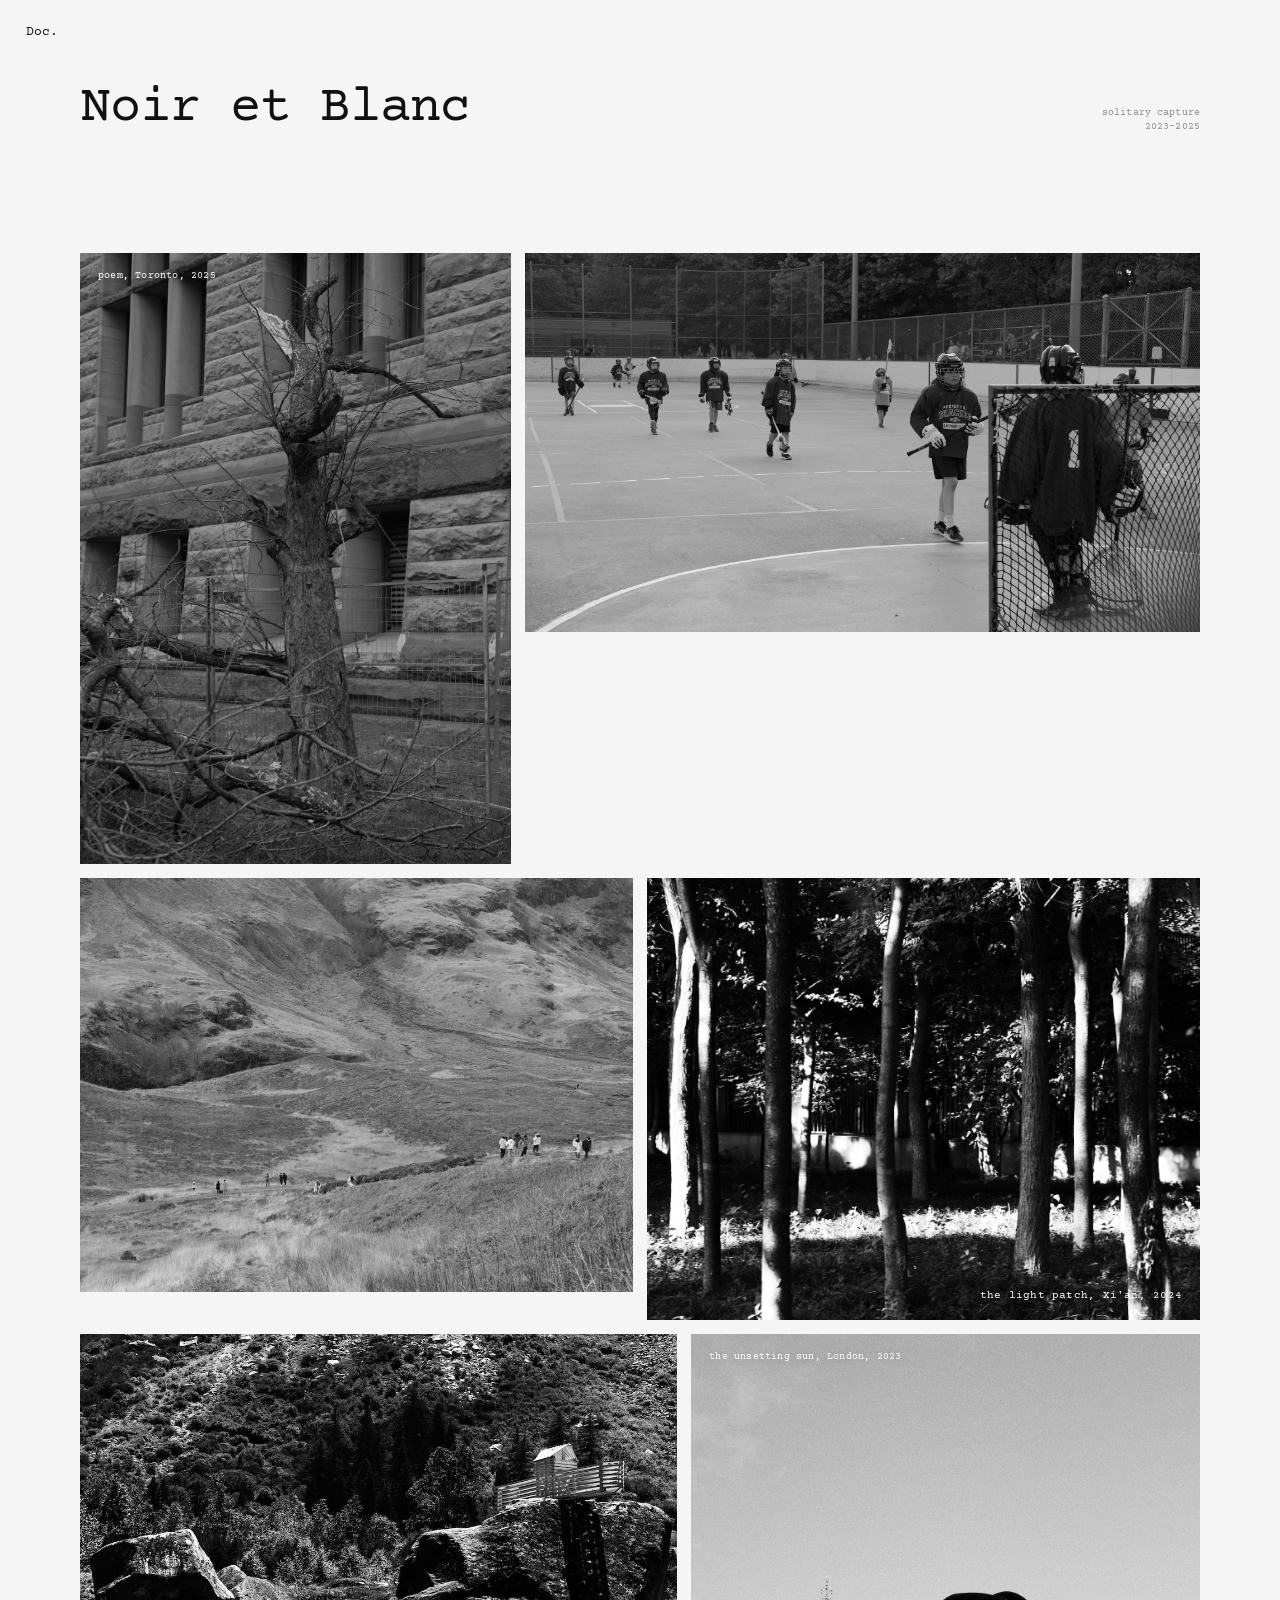
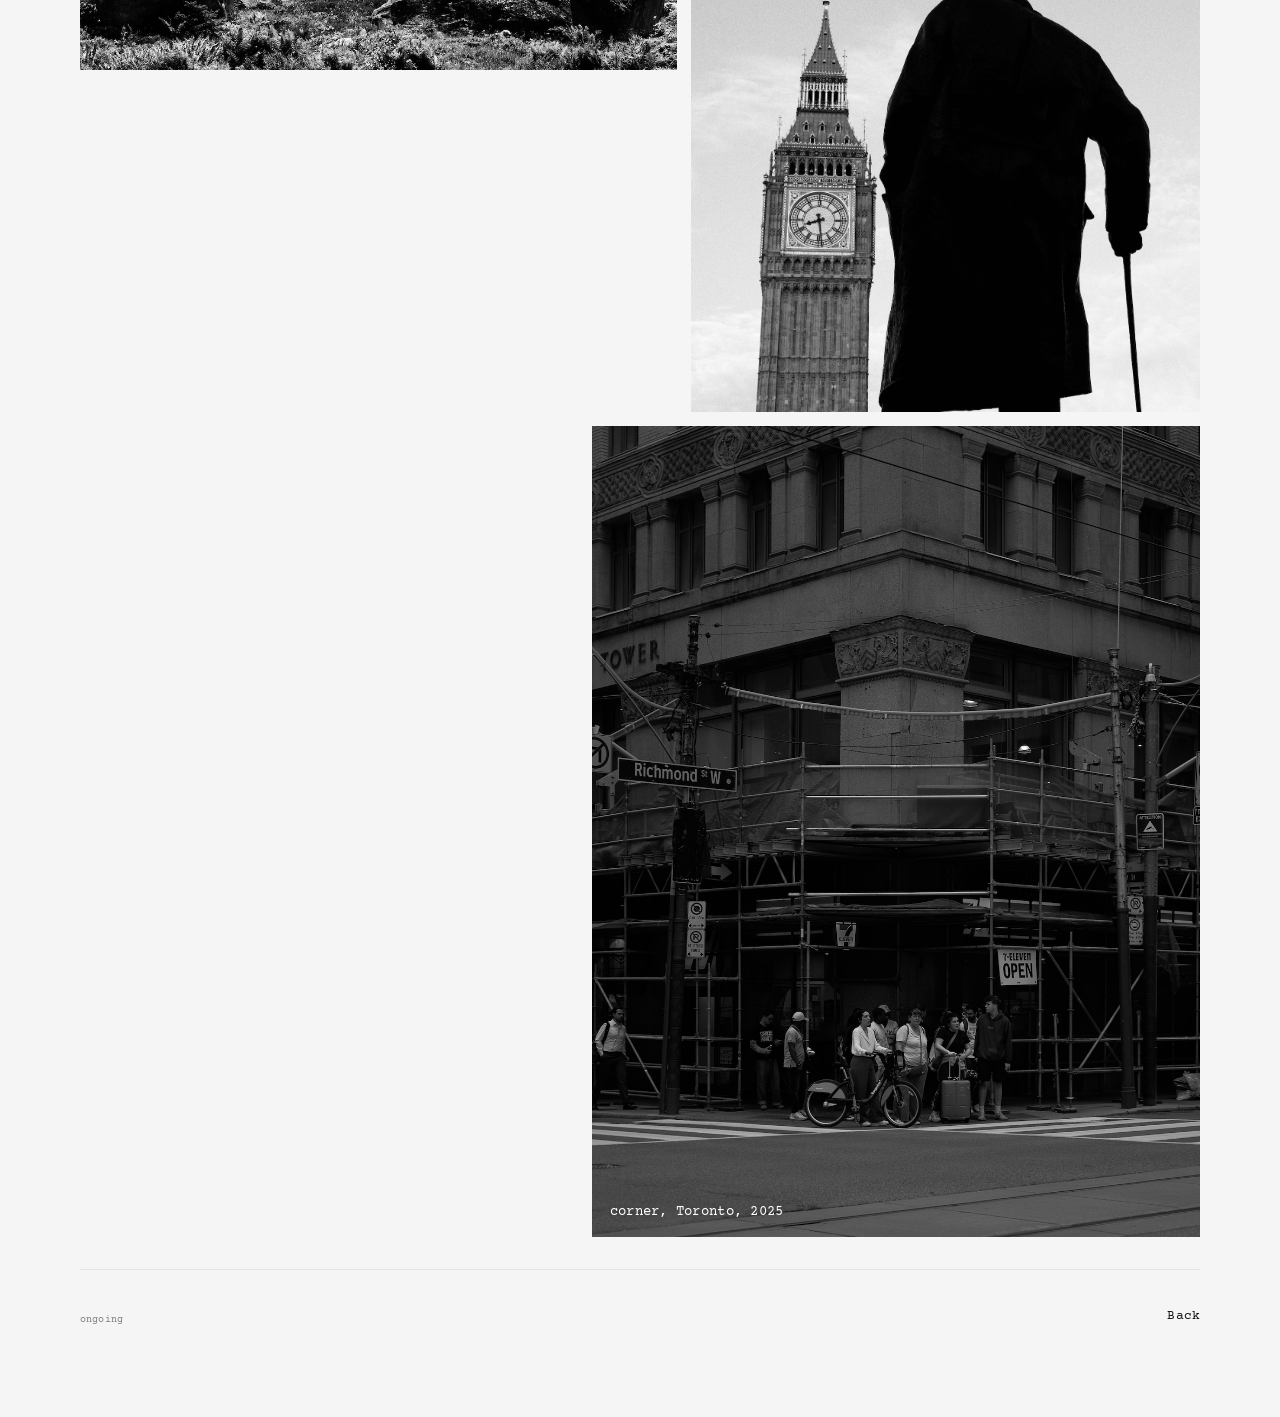
<file: project-noir-et-blanc.html>
<!doctype html>
<html lang="en">
<head>
  <meta charset="UTF-8" />
  <meta name="viewport" content="width=device-width, initial-scale=1.0" />
  <title>Noir et Blanc — Zhaoyu Wang</title>

  <link rel="stylesheet" href="style.css" />
  <link rel="preconnect" href="https://fonts.googleapis.com">
  <link rel="preconnect" href="https://fonts.gstatic.com" crossorigin>
  <link href="https://fonts.googleapis.com/css2?family=Courier+Prime:wght@400;700&display=swap" rel="stylesheet">

  <style>
    .nb-page{
      min-height: 100vh;
      padding: 22px 26px 90px;
      background: var(--bg);
      color: #111;
    }

    .nb-topbar{
      display: flex;
      justify-content: space-between;
      align-items: flex-start;
      margin-bottom: 42px;
      font-size: 13px;
    }

    .nb-back{
      color: #111;
      text-decoration: none;
    }

    .nb-back:hover{
      opacity: .6;
    }

    .nb-wrap{
      max-width: 1120px;
      margin: 0 auto;
    }

    .nb-intro{
      display: grid;
      grid-template-columns: minmax(0,1fr) 220px;
      gap: 28px;
      align-items: end;
      margin-bottom: 30px;
    }

    .nb-title{
      margin: 0;
      font-size: clamp(28px, 5vw, 52px);
      font-weight: normal;
      line-height: .95;
      letter-spacing: -0.02em;
      color: #111;
    }

    .nb-meta{
      font-size: 10px;
      line-height: 1.4;
      color: #8a8a8a;
      text-align: right;
    }

    .nb-lead{
      max-width: 420px;
      margin: 0 0 52px auto;
      font-size: 10px;
      line-height: 1.35;
      color: #666;
    }

    .nb-section{
      margin-bottom: 14px;
    }

    .nb-grid-2{
      display: grid;
      grid-template-columns: repeat(2, minmax(0, 1fr));
      gap: 14px;
      align-items: start;
    }

    .nb-grid-hero{
      display: grid;
      grid-template-columns: .78fr 1.22fr;
      gap: 14px;
      align-items: start;
    }

    .nb-grid-mix-a{
      display: grid;
      grid-template-columns: 1.08fr .92fr;
      gap: 14px;
      align-items: start;
    }

    .nb-grid-mix-b{
      display: grid;
      grid-template-columns: .9fr 1.1fr;
      gap: 14px;
      align-items: start;
    }

    .nb-stack{
      display: grid;
      gap: 14px;
    }

    .nb-card{
      position: relative;
      overflow: hidden;
      background: #ececec;
    }

    .nb-card img{
      display: block;
      width: 100%;
      height: 100%;
      object-fit: cover;
    }

    /* 尺寸系统 */
    .nb-vert-lg{ aspect-ratio: 3 / 4.25; }
    .nb-vert-md{ aspect-ratio: 3 / 4; }

    .nb-land-lg{ aspect-ratio: 16 / 9; }
    .nb-land-md{ aspect-ratio: 4 / 3; }
    .nb-land-sm{ aspect-ratio: 5 / 4; }

    .nb-overlay{
      position: absolute;
      z-index: 2;
      color: #fff;
      font-size: 11px;
      line-height: 1.35;
      letter-spacing: .02em;
      max-width: 220px;
      text-shadow: 0 1px 8px rgba(0,0,0,.24);
    }

    .nb-overlay.title{
      left: 18px;
      bottom: 16px;
      font-size: 14px;
    }

    .nb-overlay.note{
      left: 18px;
      top: 16px;
      font-size: 10px;
    }

    .nb-overlay.right{
      right: 18px;
      bottom: 16px;
      text-align: right;
    }

    .nb-divider{
      height: 1px;
      background: rgba(0,0,0,.08);
      margin: 32px 0 18px;
    }

    .nb-end{
      display: grid;
      grid-template-columns: 1fr auto;
      gap: 20px;
      align-items: end;
      margin-top: 36px;
    }

    .nb-credits{
      font-size: 10px;
      line-height: 1.4;
      color: #7c7c7c;
    }

    .nb-credits p{
      margin: 0;
    }

    @media (max-width: 900px){
      .nb-intro,
      .nb-grid-2,
      .nb-grid-hero,
      .nb-grid-mix-a,
      .nb-grid-mix-b,
      .nb-end{
        grid-template-columns: 1fr;
      }

      .nb-meta{
        text-align: left;
      }

      .nb-lead{
        margin: 0 0 34px 0;
      }

      .nb-card img{
        height: auto;
      }

      .nb-vert-lg,
      .nb-vert-md,
      .nb-land-lg,
      .nb-land-md,
      .nb-land-sm{
        aspect-ratio: auto;
      }
    }
  </style>
</head>

<body class="project-page">
  <div class="nb-page">

    <header class="nb-topbar">
      <a class="nb-back" href="portfolio.html#doc">Doc.</a>
      <div></div>
    </header>

    <main class="nb-wrap">

      <section class="nb-intro">
        <h1 class="nb-title">Noir et Blanc</h1>

        <div class="nb-meta">
          solitary capture<br>
          2023-2025
        </div>
      </section>

      <div class="nb-lead">
       <p>&nbsp;</p>
       <p>&nbsp;</p>
      </div>

      <!-- 1 竖图 + 2 大横图 -->
      <section class="nb-section nb-grid-hero">
        <div class="nb-card nb-vert-lg">
          <img src="images/gallery/noir-et-blanc/n1.jpg" alt="Noir et Blanc image 1">
          <div class="nb-overlay note">poem, Toronto, 2025</div>
        </div>

        <div class="nb-card nb-land-lg">
          <img src="images/gallery/noir-et-blanc/n2.jpg" alt="Noir et Blanc image 2">
        </div>
      </section>

      <!-- 3 + 4 横图 -->
      <section class="nb-section nb-grid-2">
        <div class="nb-card nb-land-md">
          <img src="images/gallery/noir-et-blanc/n3.jpg" alt="Noir et Blanc image 3">
        </div>

        <div class="nb-card nb-land-sm">
          <img src="images/gallery/noir-et-blanc/n4.jpg" alt="Noir et Blanc image 4">
          <div class="nb-overlay right">the light patch, Xi'an, 2024 </div>
        </div>
      </section>

      <!-- 5 横图 + 6 第二张竖图 -->
      <section class="nb-section nb-grid-mix-a">
        <div class="nb-card nb-land-lg">
          <img src="images/gallery/noir-et-blanc/n5.jpg" alt="Noir et Blanc image 5">
        </div>

        <div class="nb-card nb-vert-md">
          <img src="images/gallery/noir-et-blanc/n6.jpg" alt="Noir et Blanc image 6">
          <div class="nb-overlay note">the unsetting sun, London, 2023</div>
        </div>
      </section>

      <!-- 7 + 8 横图，不同尺寸 -->
      <section class="nb-section nb-grid-mix-b">
  <div class="nb-empty"></div>

  <div class="nb-card nb-vert-md">
    <img src="images/gallery/noir-et-blanc/n8.jpg" alt="Noir et Blanc image 8">
    <div class="nb-overlay title">corner, Toronto, 2025</div>
  </div>
</section>

      <div class="nb-divider"></div>

      <footer class="nb-end">
        <div class="nb-credits">
          <p>ongoing</p>
        </div>

        <a class="nb-back" href="portfolio.html#doc">Back</a>
      </footer>

    </main>
  </div>

  <div class="spiral-cursor" id="spiralCursor"></div>
  <script src="cursor.js" defer></script>
</body>
</html>
</file>
<file: style.css>
:root{
  --bg: #f5f5f5;
  --text: #b70202;
  --muted: #c49292;
}

*{ box-sizing: border-box; }

body{
  margin: 0;
  font-family: "Courier Prime", ui-monospace, SFMono-Regular, Menlo, Monaco, Consolas, "Courier New", monospace;
  background: var(--bg);
  color: var(--text);
  font-size: 13px;
  line-height: 1.55;
  letter-spacing: 0.01em;
  -webkit-font-smoothing: antialiased;
}

a{ color: var(--text); }

.page{
  min-height: 100vh;
  padding: 22px 26px 34px;
}

/* =========================
   PORTFOLIO LAYOUT (2 columns)
   ========================= */
.portfolio-page .layout{
  display: grid;
  grid-template-columns: 260px 1fr;
  gap: 40px;
  align-items: start;
}

/* LEFT NAV */
.side{
  position: relative;
  padding-top: 6px;
  min-height: 100vh;
}

.side-name{
  font-size: 13px;
  color: var(--text);
  text-decoration: none;
  display: inline-block;
  margin-bottom: 80px;
}
.side-name:hover{ opacity: .6; }

.side-links{
  display: grid;
  gap: 10px;
}
.side a{
  color: var(--text);
  text-decoration: none;
  font-size: 13px;
}
.side a:hover{ opacity: .6; }

.portfolio-page .side-links a.is-active{
  opacity: 1;
  text-decoration: underline;
  text-underline-offset: 6px;
}

/* RIGHT STAGE / VIEWS */
.stage{
  position: relative;
  min-height: 80vh;
}

.view{ display: none; }
.view.is-active{ display: block; }

/* PANEL (About/Zero/Contact baseline) */
.panel{
  padding-top: 6vh;
  max-width: 920px;
}
.panel-title{
  margin: 0 0 6px;
  font-size: 28px;
  font-weight: normal;
}
.panel-sub{
  margin: 0 0 28px;
  color: var(--muted);
}
.panel-text{
  margin-top: 28px;
  max-width: 560px;
}
.panel-text p{
  margin: 0 0 14px;
  line-height: 1.5;
}

/* =========================
   LANDING (legacy)
   ========================= */
.landing-wrap{
  min-height: 100vh;
  display: grid;
  grid-template-rows: auto 1fr auto;
  align-items: center;
  padding: 8vh 24px;
}

.landing-name{
  margin: 0;
  font-size: 13px;
  font-weight: normal;
  letter-spacing: .02em;
  text-align: center;
}

.landing-center{
  display: flex;
  justify-content: center;
  align-items: center;
  position: relative;
}

.landing-img{
  width: 80px;
  height: 80px;
  object-fit: cover;
  display: block;
  background: rgba(255,255,255,.08);
  cursor: pointer;
}

.landing-foot{ text-align: center; }

.landing-link{
  color: var(--text);
  text-decoration: none;
  display: block;
  text-align: center;
  font-size: 13px;
  letter-spacing: .03em;
}
.landing-link:hover{ opacity: .6; }

/* =========================
   EDITORIAL
   ========================= */
.portfolio-page .editorial-project{
  padding-top: 6vh;
  max-width: 500px;
}

.portfolio-page .editorial-project + .editorial-project{
  margin-top: 90px;
}

.portfolio-page .editorial-project-title{
  font-size: 16px;
  font-weight: normal;
  margin: 0 0 12px 0;
}

.portfolio-page .editorial-project-meta{
  font-size: 10px;
  color: var(--muted);
  margin: 0 0 12px 0;
}

.portfolio-page .editorial-grid{
  display: grid;
  grid-template-columns: repeat(3, 1fr);
  gap: 8px;
}

.portfolio-page .editorial-grid img{
  width: 100%;
  height: auto;
  display: block;
  object-fit: cover;
}

.portfolio-page .editorial-description{
  margin-top: 28px;
}

.portfolio-page .editorial-description p{
  font-size: 10px;
  margin: 0 0 18px 0;
  line-height: 1.2;
}

.portfolio-page .project-3 .editorial-grid{
  grid-template-columns: repeat(2, 1fr);
}

.credits{
  font-size: 10px;
  line-height: 1.2;
  color: #c9a3a3;
}
.credits p{ margin: 0; }

@media (max-width: 900px){
  .portfolio-page .editorial-grid{ grid-template-columns: repeat(2, 1fr); }
}
@media (max-width: 600px){
  .portfolio-page .editorial-grid{ grid-template-columns: 1fr; }
}

/* =========================
   PROJECT PAGE GRID
   ========================= */
.portfolio-page .project-grid{
  margin-top: 28px;
  display: grid;
  grid-template-columns: repeat(3, 1fr);
  gap: 12px;
  max-width: 720px;
}

.portfolio-page .project-grid img{
  width: 100%;
  height: auto;
  display: block;
  object-fit: cover;
}

@media (max-width: 900px){
  .portfolio-page .project-grid{ grid-template-columns: repeat(2, 1fr); }
}
@media (max-width: 600px){
  .portfolio-page .project-grid{ grid-template-columns: 1fr; }
}

/* =========================
   GALLERY (Floating Squares)
   ========================= */
.portfolio-page #view-gallery{
  padding-top: 6vh;
}

.portfolio-page .gallery-messy{
  position: relative;
  height: 270vh;
  max-width: 900px;
}

.portfolio-page .gallery-messy .gitem{
  position: absolute;
  display: block;
  aspect-ratio: 1 / 1;
  overflow: hidden;
  text-decoration: none;
}

.portfolio-page .gallery-messy .gitem img{
  width: 100%;
  height: 100%;
  object-fit: cover;
  display: block;
}

.portfolio-page .gallery-messy .gitem::after{
  content:"";
  position:absolute;
  inset:0;
  background: rgba(0,0,0,.42);
  opacity:0;
  transition:.18s ease;
}

.portfolio-page .gallery-messy .gcap{
  position:absolute;
  left:12px;
  right:12px;
  bottom:12px;
  color:#fff;
  font-size:12px;
  line-height:1.35;
  opacity:0;
  transform: translateY(4px);
  transition:.18s ease;
}

.portfolio-page .gallery-messy .gitem:hover::after{ opacity:1; }
.portfolio-page .gallery-messy .gitem:hover .gcap{
  opacity:1;
  transform: translateY(0);
}

/* gallery positions */
.portfolio-page .gallery-messy .gitem:nth-child(1){ width: 380px; top: 5vh; left: 52%; }
.portfolio-page .gallery-messy .gitem:nth-child(2){ width: 180px; top: 67vh; left: 66%; }
.portfolio-page .gallery-messy .gitem:nth-child(3){ width: 200px; top: 110vh; left: 38%; }
.portfolio-page .gallery-messy .gitem:nth-child(4){ width: 110px; top: 110vh; left: 64%; }
.portfolio-page .gallery-messy .gitem:nth-child(5){ width: 420px; top: 154vh; left: 58%; }
.portfolio-page .gallery-messy .gitem:nth-child(6){ width: 230px; top: 230vh; left: 48%; }

@media (max-width: 900px){
  .portfolio-page .gallery-messy{
    position: static;
    height: auto;
    display: grid;
    grid-template-columns: repeat(2, minmax(0,1fr));
    gap: 14px;
    max-width: 760px;
  }
  .portfolio-page .gallery-messy .gitem{
    position: relative;
    width: auto !important;
    top: auto !important;
    left: auto !important;
  }
}

@media (max-width: 600px){
  .portfolio-page .gallery-messy{
    grid-template-columns: 1fr;
  }
}

/* =========================
   RESPONSIVE: overall layout stack
   ========================= */
@media (max-width: 720px){
  .portfolio-page .layout{
    grid-template-columns: 1fr;
    gap: 18px;
  }
  .panel{ padding-top: 3vh; }
}

/* =========================
   PROJECT PAGES
   ========================= */
.project-page .panel-text{
  font-size:10px;
  line-height:1.2;
}

.project-two{
  display:grid;
  grid-template-columns:auto auto;
  gap:10px;
  justify-content:center;
}

.project-two img{
  height:78vh;
  width:auto;
  display:block;
  user-select: none;
  -webkit-user-drag: none;
}

/* =========================================
   GLOBAL SPIRAL CURSOR
   ========================================= */
body.cursor-active,
body.cursor-active a,
body.cursor-active button,
body.cursor-active img,
body.cursor-active [role="button"]{
  cursor: none !important;
}

.spiral-cursor{
  position: fixed;
  left: 0;
  top: 0;
  width: 20px;
  height: 20px;
  pointer-events: none;
  z-index: 999999;
  transform: translate(-50%, -50%);
  opacity: 0;
  transition: opacity .08s linear;
}

body.cursor-active .spiral-cursor{
  opacity: 1;
}

.spiral-cursor svg{
  width: 100%;
  height: 100%;
  stroke: #b70202;
  stroke-width: 5;
  fill: none;
  stroke-linecap: round;
  stroke-linejoin: round;
  animation: spiralRotate 1s linear infinite;
}

.spiral-cursor svg path{
  stroke: inherit;
}

@keyframes spiralRotate{
  from{ transform: rotate(0deg); }
  to{ transform: rotate(360deg); }
}

#view-about .panel-text p{
  font-size: 10px;
  line-height: 1.2;
}

/* =========================================
   ALETHEA PROJECT PAGE
   ========================================= */
.project-wrap{
  display: grid;
  grid-template-rows: auto auto;
  gap: 50px;
}

.project-still{
  position: relative;
  max-width: 900px;
  margin-top: 30px;
  height: 1400px;
}

.still-img{
  position: absolute;
  height: auto;
  display: block;
}

.size-xl{ width: 520px; }
.size-l{ width: 380px; }
.size-m{ width: 260px; }
.size-s{ width: 160px; }

.project-still img:nth-child(1){
  top: 0;
  left: 0;
}

.project-still img:nth-child(2){
  top: 360px;
  left: 540px;
}

.project-still img:nth-child(3){
  top: 500px;
  left: 540px;
}

.project-still img:nth-child(4){
  top: 780px;
  left: 540px;
}

@media (max-width:900px){
  .project-two{
    grid-template-columns:1fr;
  }

  .project-two img{
    width:100%;
    height:auto;
  }

  .project-still{
    position:static;
    height:auto;
    display:grid;
    grid-template-columns:1fr;
    gap:14px;
  }

  .still-img{
    position:relative;
    width:100% !important;
  }
}

/* =========================================
   ABOUT PAGE
   ========================================= */
.about-layout{
  display: grid;
  grid-template-columns: 220px minmax(0, 560px);
  gap: 36px;
  align-items: start;
  margin-top: 28px;
}

.about-profile{
  margin: 0;
}

.about-profile img{
  display: block;
  width: 100%;
  height: auto;
  object-fit: cover;
}

.about-text{
  margin-top: 0;
}

.about-text p{
  font-size: 10px;
  line-height: 1.2;
  margin: 0 0 14px;
}

@media (max-width: 900px){
  .about-layout{
    grid-template-columns: 1fr;
    gap: 20px;
  }

  .about-profile{
    max-width: 300px;
  }
}

#view-about .panel-text{
  margin-left: 80px;
}

/* =========================================
   LANDING PAGE — FULLSCREEN IMAGE
   ========================================= */
.landing-page{
  margin: 0;
  overflow: hidden;
}

.landing-full{
  position: relative;
  width: 100%;
  min-height: 100vh;
  overflow: hidden;
}

.landing-bg{
  position: absolute;
  inset: 0;
  background-image: url("images/landing/bg.jpg");
  background-size: cover;
  background-position: center center;
  background-repeat: no-repeat;
  transform: scale(1.01);
}

.landing-overlay{
  position: absolute;
  inset: 0;
  background: rgba(245,245,245,0.34);
  background:
    linear-gradient(rgba(0,0,0,0.02) 1px, transparent 25px),
    linear-gradient(90deg, rgba(0,0,0,0.02) 1px, transparent 36px),
    rgba(245,245,245,0.42);
  background-size: 800px 400px;
}

.landing-top{
  position: relative;
  z-index: 3;
  display: flex;
  justify-content: space-between;
  align-items: flex-start;
  padding: 24px 28px;
}

.landing-name,
.landing-portfolio{
  color: var(--text);
  text-decoration: none;
  font-size: 13px;
  line-height: 1;
  letter-spacing: 0.01em;
}

.landing-name:hover,
.landing-portfolio:hover{
  opacity: .6;
}

.landing-quote{
  position: absolute;
  z-index: 3;
  font-size: 10px;
  line-height: 1.45;
  color: rgba(183, 2, 2, 0.68);
  letter-spacing: 0.02em;
  max-width: 170px;
}

.q1{
  top: 34%;
  left: 18%;
}

.q2{
  top: 63%;
  left: 73%;
}

.landing-note{
  position: absolute;
  z-index: 3;
  left: 28px;
  bottom: 24px;
  font-size: 10px;
  line-height: 1.45;
  color: rgba(183, 2, 2, 0.72);
  letter-spacing: 0.02em;
}

.landing-rilke{
  position:absolute;
  right:28px;
  bottom:24px;
  font-size:9px;
  line-height:1.4;
  color:rgba(183,2,2,.6);
  letter-spacing:.02em;
  text-align:right;
}

.landing-page::before{
  content: none !important;
}

@media (max-width: 900px){
  .landing-top{
    padding: 20px 18px;
  }

  .landing-quote{
    font-size: 9px;
    max-width: 130px;
  }

  .q1{
    top: 30%;
    left: 10%;
  }

  .q2{
    top: 68%;
    left: 56%;
  }

  .landing-note{
    left: 18px;
    bottom: 18px;
    font-size: 9px;
  }
}

.nb-empty{
  min-height: 1px;
}
</file>
